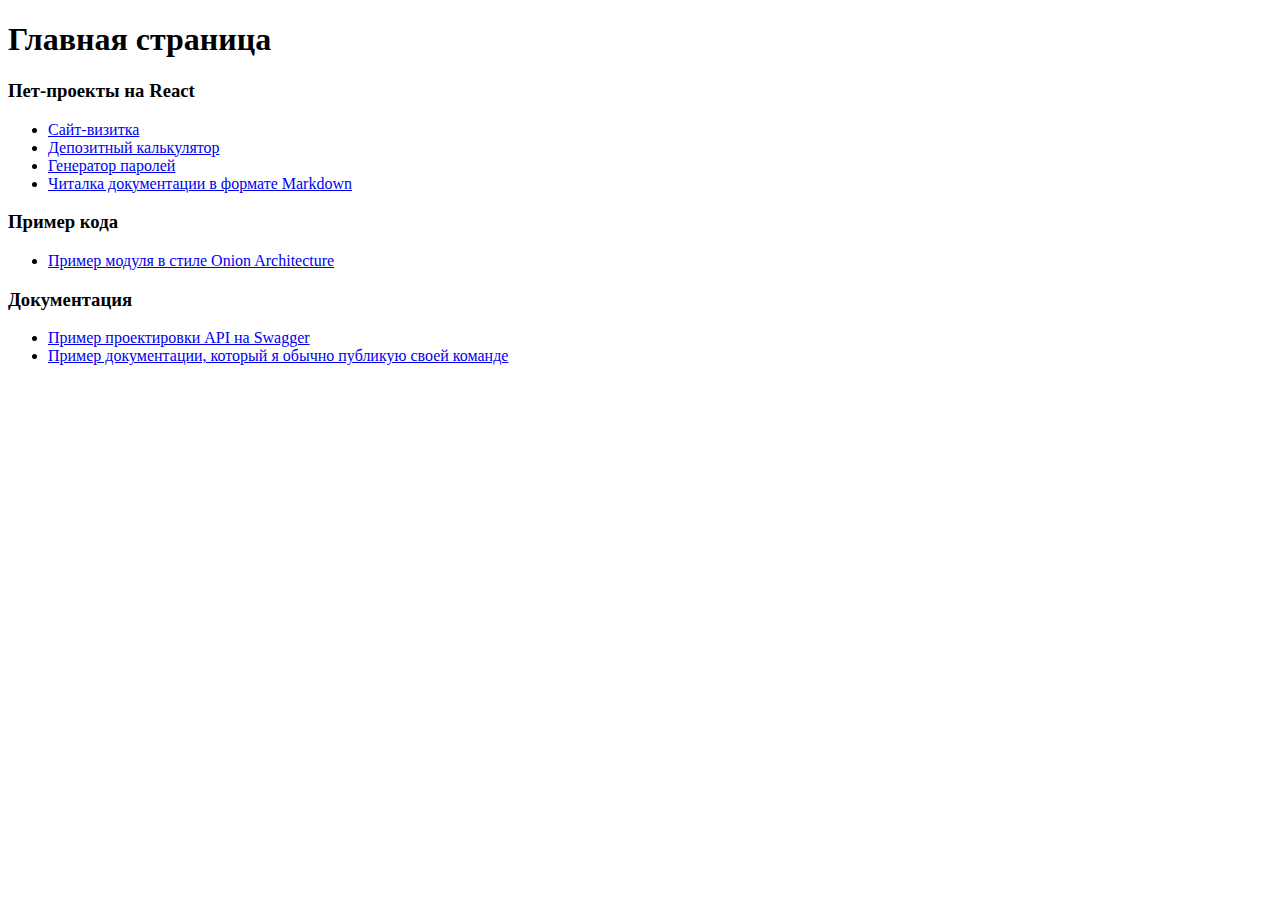
<file: index.html>
<!doctype html>
<html lang="en">
<head>
    <meta charset="utf-8">
    <meta name="viewport" content="width=device-width, initial-scale=1, shrink-to-fit=no">
    <link rel="stylesheet" href="https://cdn.jsdelivr.net/npm/bootstrap@4.6.2/dist/css/bootstrap.min.css" integrity="sha384-xOolHFLEh07PJGoPkLv1IbcEPTNtaed2xpHsD9ESMhqIYd0nLMwNLD69Npy4HI+N" crossorigin="anonymous">

    <title>Главная страница</title>
</head>
<body>

<div class="container">

    <h1>Главная страница</h1>

    <h3>Пет-проекты на React</h3>

    <ul>
        <li>
            <a href="https://untek-developer.github.io/#/about">
                Сайт-визитка
            </a>
        </li>
        <li>
            <a href="/projects/capital/profit-calculator.html">
                Депозитный калькулятор
            </a>
        </li>
        <li>
            <a href="/projects/password-generator/index.html">
                Генератор паролей
            </a>
        </li>
        <li>
            <a href="/reader.html#/reader/rest-api-doc">
                Читалка документации в формате Markdown
            </a>
        </li>
    </ul>

    <h3>Пример кода</h3>

    <ul>
        <li>
            <a href="/projects/example-onion/example-onion.zip">
                Пример модуля в стиле Onion Architecture
            </a>
        </li>
    </ul>

    <h3>Документация</h3>

    <ul>
        <li>
            <a href="/swagger/index.html">
                Пример проектировки API на Swagger
            </a>
        </li>
        <li>
            <a href="https://github.com/untek-doc/skill-up">
                Пример документации, который я обычно публикую своей команде
            </a>
        </li>
    </ul>

</div>

<script src="https://cdn.jsdelivr.net/npm/jquery@3.5.1/dist/jquery.slim.min.js" integrity="sha384-DfXdz2htPH0lsSSs5nCTpuj/zy4C+OGpamoFVy38MVBnE+IbbVYUew+OrCXaRkfj" crossorigin="anonymous"></script>
<script src="https://cdn.jsdelivr.net/npm/bootstrap@4.6.2/dist/js/bootstrap.bundle.min.js" integrity="sha384-Fy6S3B9q64WdZWQUiU+q4/2Lc9npb8tCaSX9FK7E8HnRr0Jz8D6OP9dO5Vg3Q9ct" crossorigin="anonymous"></script>
</body>
</html>
</file>
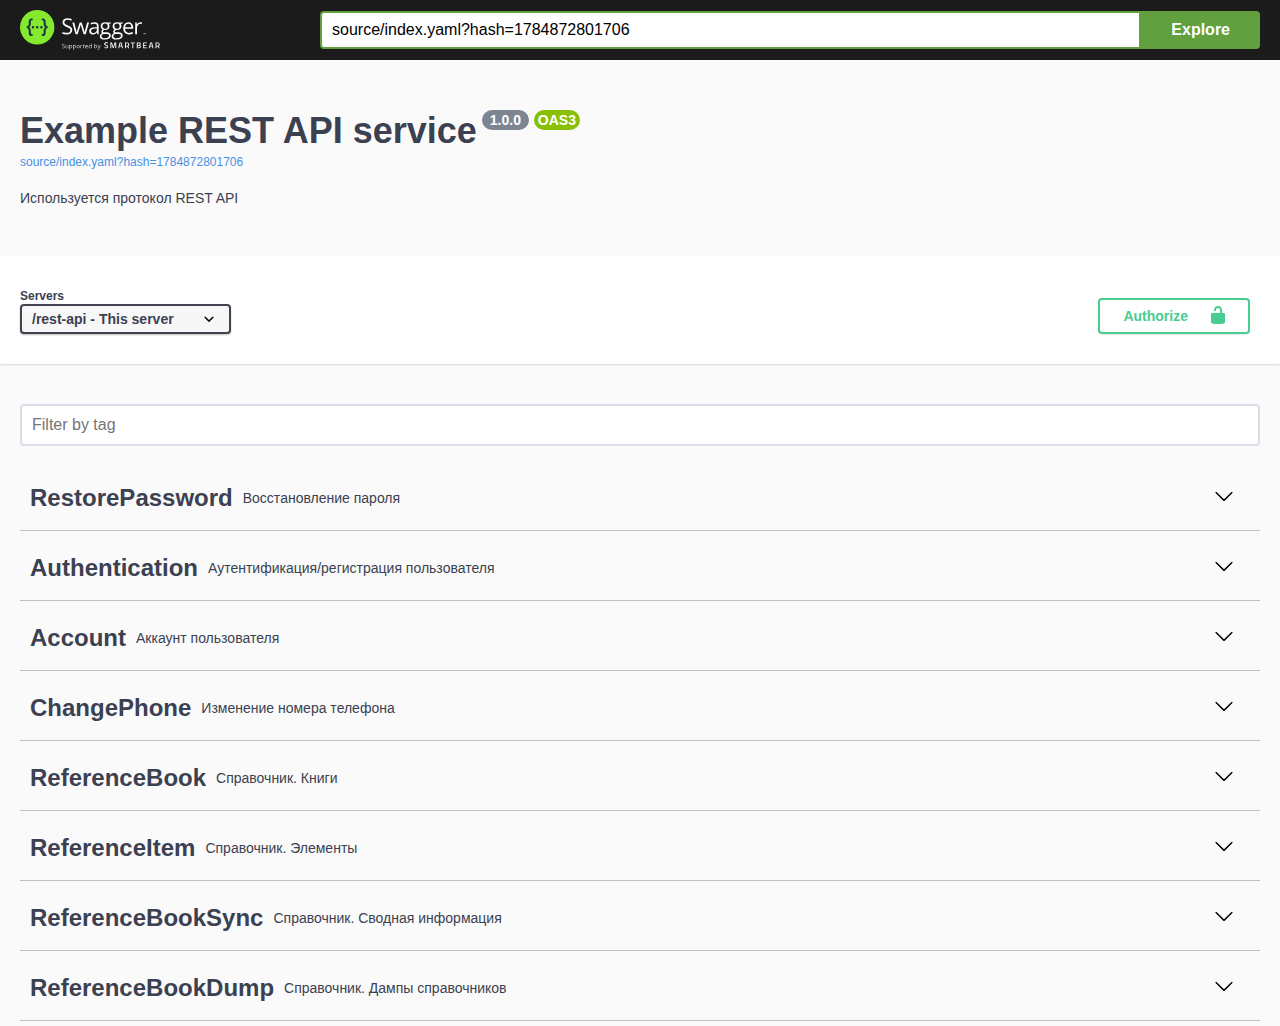
<file: swagger/index.html>
<!DOCTYPE html>
<html lang="en">
<head>
    <meta http-equiv="content-type" content="text/html; charset=UTF-8">
    <meta charset="UTF-8">
    <title>Swagger UI</title>
    <link rel="stylesheet" type="text/css" href="assets/swagger/style/swagger-ui.css">
    <link rel="stylesheet" type="text/css" href="assets/app/style/app.css">
    <link rel="icon" type="image/png" href="assets/swagger/img/favicon-32x32.png" sizes="32x32">
    <link rel="icon" type="image/png" href="assets/swagger/img/favicon-16x16.png" sizes="16x16">
</head>
<body>
<div id="swagger-ui"></div>
<script src="assets/swagger/script/swagger-ui-bundle.js"></script>
<script src="assets/swagger/script/swagger-ui-standalone-preset.js"></script>
<script src="assets/crypto-js/crypto-js-4.1.1.min.js"></script>
<!--<script src="assets/script/app-rest-api.js"></script>-->
<script src="assets/app/script/app-env.js"></script>
<script src="assets/app/script/app-ui-config.js"></script>
<script>
    window.onload = function () {
        // Build a system
        window.ui = SwaggerUIBundle(window.uiConfig);
    }
</script>
</body>
</html>
</file>
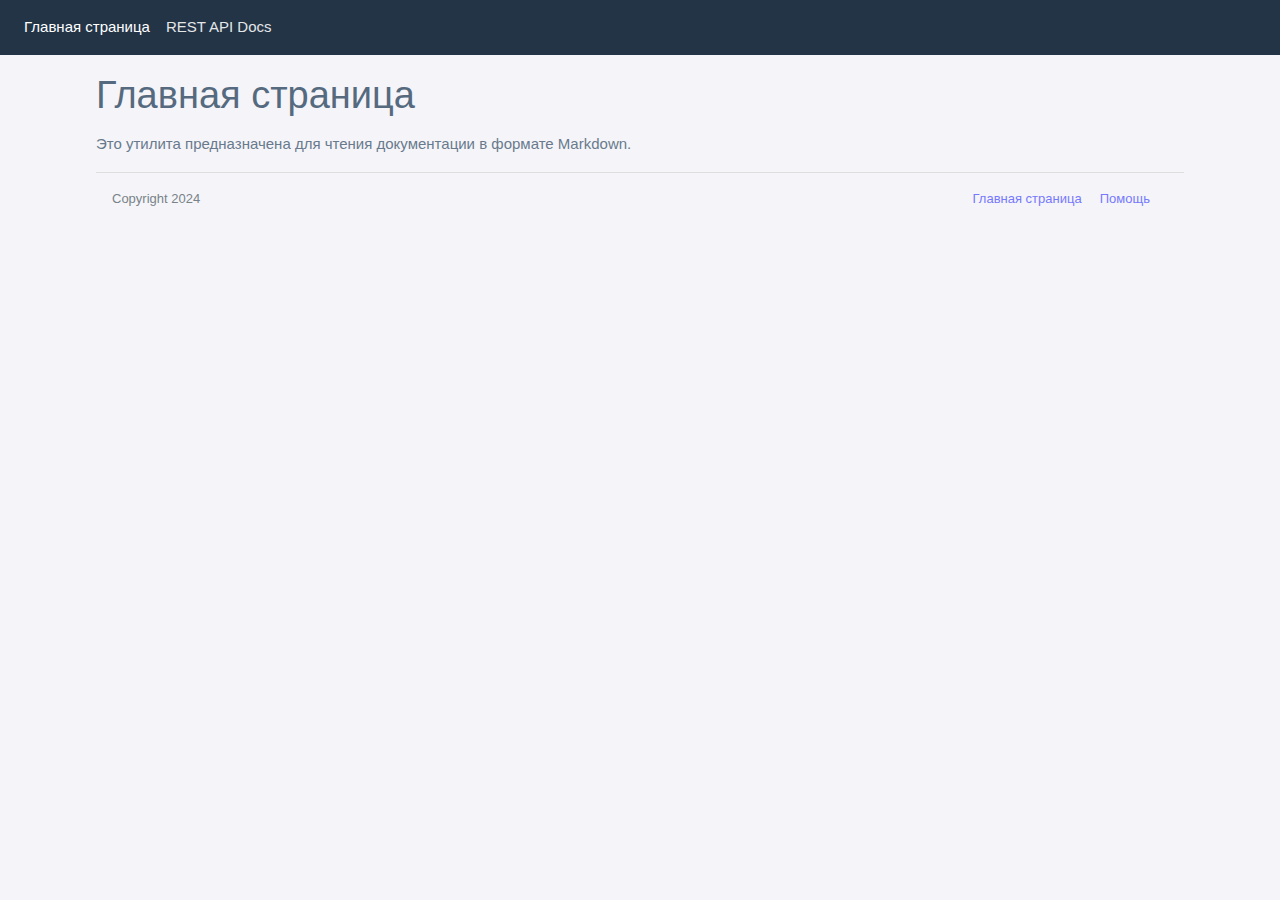
<file: reader.html>
<!doctype html>
<html lang="en">
  <head>
    <meta charset="UTF-8" />
    <link rel="icon" type="image/svg+xml" href="/vite.svg" />
    <meta name="viewport" content="width=device-width, initial-scale=1.0" />
    <title>Markdown reader</title>
    <script type="module" crossorigin src="/assets/index-DxGLTUF6.js"></script>
    <link rel="stylesheet" crossorigin href="/assets/index-Vcxhs0P2.css">
  </head>
  <body>
    <div id="root"></div>
  </body>
</html>
</file>
<file: swagger/assets/app/style/app.css>
html {
    box-sizing: border-box;
    overflow: -moz-scrollbars-vertical;
    overflow-y: scroll;
}

*,
*:before,
*:after {
    box-sizing: inherit;
}

body {
    margin: 0;
    background: #fafafa;
}

input:disabled {
    display: none !important;
}
</file>
<file: swagger/assets/swagger/style/swagger-ui.css>
.swagger-ui{color:#3b4151;font-family:sans-serif/*! normalize.css v7.0.0 | MIT License | github.com/necolas/normalize.css */}.swagger-ui html{-ms-text-size-adjust:100%;-webkit-text-size-adjust:100%;line-height:1.15}.swagger-ui body{margin:0}.swagger-ui article,.swagger-ui aside,.swagger-ui footer,.swagger-ui header,.swagger-ui nav,.swagger-ui section{display:block}.swagger-ui h1{font-size:2em;margin:.67em 0}.swagger-ui figcaption,.swagger-ui figure,.swagger-ui main{display:block}.swagger-ui figure{margin:1em 40px}.swagger-ui hr{box-sizing:content-box;height:0;overflow:visible}.swagger-ui pre{font-family:monospace,monospace;font-size:1em}.swagger-ui a{-webkit-text-decoration-skip:objects;background-color:transparent}.swagger-ui abbr[title]{border-bottom:none;text-decoration:underline;-webkit-text-decoration:underline dotted;text-decoration:underline dotted}.swagger-ui b,.swagger-ui strong{font-weight:inherit;font-weight:bolder}.swagger-ui code,.swagger-ui kbd,.swagger-ui samp{font-family:monospace,monospace;font-size:1em}.swagger-ui dfn{font-style:italic}.swagger-ui mark{background-color:#ff0;color:#000}.swagger-ui small{font-size:80%}.swagger-ui sub,.swagger-ui sup{font-size:75%;line-height:0;position:relative;vertical-align:baseline}.swagger-ui sub{bottom:-.25em}.swagger-ui sup{top:-.5em}.swagger-ui audio,.swagger-ui video{display:inline-block}.swagger-ui audio:not([controls]){display:none;height:0}.swagger-ui img{border-style:none}.swagger-ui svg:not(:root){overflow:hidden}.swagger-ui button,.swagger-ui input,.swagger-ui optgroup,.swagger-ui select,.swagger-ui textarea{font-family:sans-serif;font-size:100%;line-height:1.15;margin:0}.swagger-ui button,.swagger-ui input{overflow:visible}.swagger-ui button,.swagger-ui select{text-transform:none}.swagger-ui [type=reset],.swagger-ui [type=submit],.swagger-ui button,.swagger-ui html [type=button]{-webkit-appearance:button}.swagger-ui [type=button]::-moz-focus-inner,.swagger-ui [type=reset]::-moz-focus-inner,.swagger-ui [type=submit]::-moz-focus-inner,.swagger-ui button::-moz-focus-inner{border-style:none;padding:0}.swagger-ui [type=button]:-moz-focusring,.swagger-ui [type=reset]:-moz-focusring,.swagger-ui [type=submit]:-moz-focusring,.swagger-ui button:-moz-focusring{outline:1px dotted ButtonText}.swagger-ui fieldset{padding:.35em .75em .625em}.swagger-ui legend{box-sizing:border-box;color:inherit;display:table;max-width:100%;padding:0;white-space:normal}.swagger-ui progress{display:inline-block;vertical-align:baseline}.swagger-ui textarea{overflow:auto}.swagger-ui [type=checkbox],.swagger-ui [type=radio]{box-sizing:border-box;padding:0}.swagger-ui [type=number]::-webkit-inner-spin-button,.swagger-ui [type=number]::-webkit-outer-spin-button{height:auto}.swagger-ui [type=search]{-webkit-appearance:textfield;outline-offset:-2px}.swagger-ui [type=search]::-webkit-search-cancel-button,.swagger-ui [type=search]::-webkit-search-decoration{-webkit-appearance:none}.swagger-ui ::-webkit-file-upload-button{-webkit-appearance:button;font:inherit}.swagger-ui details,.swagger-ui menu{display:block}.swagger-ui summary{display:list-item}.swagger-ui canvas{display:inline-block}.swagger-ui [hidden],.swagger-ui template{display:none}.swagger-ui .debug *{outline:1px solid gold}.swagger-ui .debug-white *{outline:1px solid #fff}.swagger-ui .debug-black *{outline:1px solid #000}.swagger-ui .debug-grid{background:transparent url([data-uri]) repeat 0 0}.swagger-ui .debug-grid-16{background:transparent url([data-uri]) repeat 0 0}.swagger-ui .debug-grid-8-solid{background:#fff url([data-uri]) repeat 0 0}.swagger-ui .debug-grid-16-solid{background:#fff url([data-uri]) repeat 0 0}.swagger-ui .border-box,.swagger-ui a,.swagger-ui article,.swagger-ui body,.swagger-ui code,.swagger-ui dd,.swagger-ui div,.swagger-ui dl,.swagger-ui dt,.swagger-ui fieldset,.swagger-ui footer,.swagger-ui form,.swagger-ui h1,.swagger-ui h2,.swagger-ui h3,.swagger-ui h4,.swagger-ui h5,.swagger-ui h6,.swagger-ui header,.swagger-ui html,.swagger-ui input[type=email],.swagger-ui input[type=number],.swagger-ui input[type=password],.swagger-ui input[type=tel],.swagger-ui input[type=text],.swagger-ui input[type=url],.swagger-ui legend,.swagger-ui li,.swagger-ui main,.swagger-ui ol,.swagger-ui p,.swagger-ui pre,.swagger-ui section,.swagger-ui table,.swagger-ui td,.swagger-ui textarea,.swagger-ui th,.swagger-ui tr,.swagger-ui ul{box-sizing:border-box}.swagger-ui .aspect-ratio{height:0;position:relative}.swagger-ui .aspect-ratio--16x9{padding-bottom:56.25%}.swagger-ui .aspect-ratio--9x16{padding-bottom:177.77%}.swagger-ui .aspect-ratio--4x3{padding-bottom:75%}.swagger-ui .aspect-ratio--3x4{padding-bottom:133.33%}.swagger-ui .aspect-ratio--6x4{padding-bottom:66.6%}.swagger-ui .aspect-ratio--4x6{padding-bottom:150%}.swagger-ui .aspect-ratio--8x5{padding-bottom:62.5%}.swagger-ui .aspect-ratio--5x8{padding-bottom:160%}.swagger-ui .aspect-ratio--7x5{padding-bottom:71.42%}.swagger-ui .aspect-ratio--5x7{padding-bottom:140%}.swagger-ui .aspect-ratio--1x1{padding-bottom:100%}.swagger-ui .aspect-ratio--object{bottom:0;height:100%;left:0;position:absolute;right:0;top:0;width:100%;z-index:100}@media screen and (min-width:30em){.swagger-ui .aspect-ratio-ns{height:0;position:relative}.swagger-ui .aspect-ratio--16x9-ns{padding-bottom:56.25%}.swagger-ui .aspect-ratio--9x16-ns{padding-bottom:177.77%}.swagger-ui .aspect-ratio--4x3-ns{padding-bottom:75%}.swagger-ui .aspect-ratio--3x4-ns{padding-bottom:133.33%}.swagger-ui .aspect-ratio--6x4-ns{padding-bottom:66.6%}.swagger-ui .aspect-ratio--4x6-ns{padding-bottom:150%}.swagger-ui .aspect-ratio--8x5-ns{padding-bottom:62.5%}.swagger-ui .aspect-ratio--5x8-ns{padding-bottom:160%}.swagger-ui .aspect-ratio--7x5-ns{padding-bottom:71.42%}.swagger-ui .aspect-ratio--5x7-ns{padding-bottom:140%}.swagger-ui .aspect-ratio--1x1-ns{padding-bottom:100%}.swagger-ui .aspect-ratio--object-ns{bottom:0;height:100%;left:0;position:absolute;right:0;top:0;width:100%;z-index:100}}@media screen and (min-width:30em)and (max-width:60em){.swagger-ui .aspect-ratio-m{height:0;position:relative}.swagger-ui .aspect-ratio--16x9-m{padding-bottom:56.25%}.swagger-ui .aspect-ratio--9x16-m{padding-bottom:177.77%}.swagger-ui .aspect-ratio--4x3-m{padding-bottom:75%}.swagger-ui .aspect-ratio--3x4-m{padding-bottom:133.33%}.swagger-ui .aspect-ratio--6x4-m{padding-bottom:66.6%}.swagger-ui .aspect-ratio--4x6-m{padding-bottom:150%}.swagger-ui .aspect-ratio--8x5-m{padding-bottom:62.5%}.swagger-ui .aspect-ratio--5x8-m{padding-bottom:160%}.swagger-ui .aspect-ratio--7x5-m{padding-bottom:71.42%}.swagger-ui .aspect-ratio--5x7-m{padding-bottom:140%}.swagger-ui .aspect-ratio--1x1-m{padding-bottom:100%}.swagger-ui .aspect-ratio--object-m{bottom:0;height:100%;left:0;position:absolute;right:0;top:0;width:100%;z-index:100}}@media screen and (min-width:60em){.swagger-ui .aspect-ratio-l{height:0;position:relative}.swagger-ui .aspect-ratio--16x9-l{padding-bottom:56.25%}.swagger-ui .aspect-ratio--9x16-l{padding-bottom:177.77%}.swagger-ui .aspect-ratio--4x3-l{padding-bottom:75%}.swagger-ui .aspect-ratio--3x4-l{padding-bottom:133.33%}.swagger-ui .aspect-ratio--6x4-l{padding-bottom:66.6%}.swagger-ui .aspect-ratio--4x6-l{padding-bottom:150%}.swagger-ui .aspect-ratio--8x5-l{padding-bottom:62.5%}.swagger-ui .aspect-ratio--5x8-l{padding-bottom:160%}.swagger-ui .aspect-ratio--7x5-l{padding-bottom:71.42%}.swagger-ui .aspect-ratio--5x7-l{padding-bottom:140%}.swagger-ui .aspect-ratio--1x1-l{padding-bottom:100%}.swagger-ui .aspect-ratio--object-l{bottom:0;height:100%;left:0;position:absolute;right:0;top:0;width:100%;z-index:100}}.swagger-ui img{max-width:100%}.swagger-ui .cover{background-size:cover!important}.swagger-ui .contain{background-size:contain!important}@media screen and (min-width:30em){.swagger-ui .cover-ns{background-size:cover!important}.swagger-ui .contain-ns{background-size:contain!important}}@media screen and (min-width:30em)and (max-width:60em){.swagger-ui .cover-m{background-size:cover!important}.swagger-ui .contain-m{background-size:contain!important}}@media screen and (min-width:60em){.swagger-ui .cover-l{background-size:cover!important}.swagger-ui .contain-l{background-size:contain!important}}.swagger-ui .bg-center{background-position:50%;background-repeat:no-repeat}.swagger-ui .bg-top{background-position:top;background-repeat:no-repeat}.swagger-ui .bg-right{background-position:100%;background-repeat:no-repeat}.swagger-ui .bg-bottom{background-position:bottom;background-repeat:no-repeat}.swagger-ui .bg-left{background-position:0;background-repeat:no-repeat}@media screen and (min-width:30em){.swagger-ui .bg-center-ns{background-position:50%;background-repeat:no-repeat}.swagger-ui .bg-top-ns{background-position:top;background-repeat:no-repeat}.swagger-ui .bg-right-ns{background-position:100%;background-repeat:no-repeat}.swagger-ui .bg-bottom-ns{background-position:bottom;background-repeat:no-repeat}.swagger-ui .bg-left-ns{background-position:0;background-repeat:no-repeat}}@media screen and (min-width:30em)and (max-width:60em){.swagger-ui .bg-center-m{background-position:50%;background-repeat:no-repeat}.swagger-ui .bg-top-m{background-position:top;background-repeat:no-repeat}.swagger-ui .bg-right-m{background-position:100%;background-repeat:no-repeat}.swagger-ui .bg-bottom-m{background-position:bottom;background-repeat:no-repeat}.swagger-ui .bg-left-m{background-position:0;background-repeat:no-repeat}}@media screen and (min-width:60em){.swagger-ui .bg-center-l{background-position:50%;background-repeat:no-repeat}.swagger-ui .bg-top-l{background-position:top;background-repeat:no-repeat}.swagger-ui .bg-right-l{background-position:100%;background-repeat:no-repeat}.swagger-ui .bg-bottom-l{background-position:bottom;background-repeat:no-repeat}.swagger-ui .bg-left-l{background-position:0;background-repeat:no-repeat}}.swagger-ui .outline{outline:1px solid}.swagger-ui .outline-transparent{outline:1px solid transparent}.swagger-ui .outline-0{outline:0}@media screen and (min-width:30em){.swagger-ui .outline-ns{outline:1px solid}.swagger-ui .outline-transparent-ns{outline:1px solid transparent}.swagger-ui .outline-0-ns{outline:0}}@media screen and (min-width:30em)and (max-width:60em){.swagger-ui .outline-m{outline:1px solid}.swagger-ui .outline-transparent-m{outline:1px solid transparent}.swagger-ui .outline-0-m{outline:0}}@media screen and (min-width:60em){.swagger-ui .outline-l{outline:1px solid}.swagger-ui .outline-transparent-l{outline:1px solid transparent}.swagger-ui .outline-0-l{outline:0}}.swagger-ui .ba{border-style:solid;border-width:1px}.swagger-ui .bt{border-top-style:solid;border-top-width:1px}.swagger-ui .br{border-right-style:solid;border-right-width:1px}.swagger-ui .bb{border-bottom-style:solid;border-bottom-width:1px}.swagger-ui .bl{border-left-style:solid;border-left-width:1px}.swagger-ui .bn{border-style:none;border-width:0}@media screen and (min-width:30em){.swagger-ui .ba-ns{border-style:solid;border-width:1px}.swagger-ui .bt-ns{border-top-style:solid;border-top-width:1px}.swagger-ui .br-ns{border-right-style:solid;border-right-width:1px}.swagger-ui .bb-ns{border-bottom-style:solid;border-bottom-width:1px}.swagger-ui .bl-ns{border-left-style:solid;border-left-width:1px}.swagger-ui .bn-ns{border-style:none;border-width:0}}@media screen and (min-width:30em)and (max-width:60em){.swagger-ui .ba-m{border-style:solid;border-width:1px}.swagger-ui .bt-m{border-top-style:solid;border-top-width:1px}.swagger-ui .br-m{border-right-style:solid;border-right-width:1px}.swagger-ui .bb-m{border-bottom-style:solid;border-bottom-width:1px}.swagger-ui .bl-m{border-left-style:solid;border-left-width:1px}.swagger-ui .bn-m{border-style:none;border-width:0}}@media screen and (min-width:60em){.swagger-ui .ba-l{border-style:solid;border-width:1px}.swagger-ui .bt-l{border-top-style:solid;border-top-width:1px}.swagger-ui .br-l{border-right-style:solid;border-right-width:1px}.swagger-ui .bb-l{border-bottom-style:solid;border-bottom-width:1px}.swagger-ui .bl-l{border-left-style:solid;border-left-width:1px}.swagger-ui .bn-l{border-style:none;border-width:0}}.swagger-ui .b--black{border-color:#000}.swagger-ui .b--near-black{border-color:#111}.swagger-ui .b--dark-gray{border-color:#333}.swagger-ui .b--mid-gray{border-color:#555}.swagger-ui .b--gray{border-color:#777}.swagger-ui .b--silver{border-color:#999}.swagger-ui .b--light-silver{border-color:#aaa}.swagger-ui .b--moon-gray{border-color:#ccc}.swagger-ui .b--light-gray{border-color:#eee}.swagger-ui .b--near-white{border-color:#f4f4f4}.swagger-ui .b--white{border-color:#fff}.swagger-ui .b--white-90{border-color:hsla(0,0%,100%,.9)}.swagger-ui .b--white-80{border-color:hsla(0,0%,100%,.8)}.swagger-ui .b--white-70{border-color:hsla(0,0%,100%,.7)}.swagger-ui .b--white-60{border-color:hsla(0,0%,100%,.6)}.swagger-ui .b--white-50{border-color:hsla(0,0%,100%,.5)}.swagger-ui .b--white-40{border-color:hsla(0,0%,100%,.4)}.swagger-ui .b--white-30{border-color:hsla(0,0%,100%,.3)}.swagger-ui .b--white-20{border-color:hsla(0,0%,100%,.2)}.swagger-ui .b--white-10{border-color:hsla(0,0%,100%,.1)}.swagger-ui .b--white-05{border-color:hsla(0,0%,100%,.05)}.swagger-ui .b--white-025{border-color:hsla(0,0%,100%,.025)}.swagger-ui .b--white-0125{border-color:hsla(0,0%,100%,.013)}.swagger-ui .b--black-90{border-color:rgba(0,0,0,.9)}.swagger-ui .b--black-80{border-color:rgba(0,0,0,.8)}.swagger-ui .b--black-70{border-color:rgba(0,0,0,.7)}.swagger-ui .b--black-60{border-color:rgba(0,0,0,.6)}.swagger-ui .b--black-50{border-color:rgba(0,0,0,.5)}.swagger-ui .b--black-40{border-color:rgba(0,0,0,.4)}.swagger-ui .b--black-30{border-color:rgba(0,0,0,.3)}.swagger-ui .b--black-20{border-color:rgba(0,0,0,.2)}.swagger-ui .b--black-10{border-color:rgba(0,0,0,.1)}.swagger-ui .b--black-05{border-color:rgba(0,0,0,.05)}.swagger-ui .b--black-025{border-color:rgba(0,0,0,.025)}.swagger-ui .b--black-0125{border-color:rgba(0,0,0,.013)}.swagger-ui .b--dark-red{border-color:#e7040f}.swagger-ui .b--red{border-color:#ff4136}.swagger-ui .b--light-red{border-color:#ff725c}.swagger-ui .b--orange{border-color:#ff6300}.swagger-ui .b--gold{border-color:#ffb700}.swagger-ui .b--yellow{border-color:gold}.swagger-ui .b--light-yellow{border-color:#fbf1a9}.swagger-ui .b--purple{border-color:#5e2ca5}.swagger-ui .b--light-purple{border-color:#a463f2}.swagger-ui .b--dark-pink{border-color:#d5008f}.swagger-ui .b--hot-pink{border-color:#ff41b4}.swagger-ui .b--pink{border-color:#ff80cc}.swagger-ui .b--light-pink{border-color:#ffa3d7}.swagger-ui .b--dark-green{border-color:#137752}.swagger-ui .b--green{border-color:#19a974}.swagger-ui .b--light-green{border-color:#9eebcf}.swagger-ui .b--navy{border-color:#001b44}.swagger-ui .b--dark-blue{border-color:#00449e}.swagger-ui .b--blue{border-color:#357edd}.swagger-ui .b--light-blue{border-color:#96ccff}.swagger-ui .b--lightest-blue{border-color:#cdecff}.swagger-ui .b--washed-blue{border-color:#f6fffe}.swagger-ui .b--washed-green{border-color:#e8fdf5}.swagger-ui .b--washed-yellow{border-color:#fffceb}.swagger-ui .b--washed-red{border-color:#ffdfdf}.swagger-ui .b--transparent{border-color:transparent}.swagger-ui .b--inherit{border-color:inherit}.swagger-ui .br0{border-radius:0}.swagger-ui .br1{border-radius:.125rem}.swagger-ui .br2{border-radius:.25rem}.swagger-ui .br3{border-radius:.5rem}.swagger-ui .br4{border-radius:1rem}.swagger-ui .br-100{border-radius:100%}.swagger-ui .br-pill{border-radius:9999px}.swagger-ui .br--bottom{border-top-left-radius:0;border-top-right-radius:0}.swagger-ui .br--top{border-bottom-left-radius:0;border-bottom-right-radius:0}.swagger-ui .br--right{border-bottom-left-radius:0;border-top-left-radius:0}.swagger-ui .br--left{border-bottom-right-radius:0;border-top-right-radius:0}@media screen and (min-width:30em){.swagger-ui .br0-ns{border-radius:0}.swagger-ui .br1-ns{border-radius:.125rem}.swagger-ui .br2-ns{border-radius:.25rem}.swagger-ui .br3-ns{border-radius:.5rem}.swagger-ui .br4-ns{border-radius:1rem}.swagger-ui .br-100-ns{border-radius:100%}.swagger-ui .br-pill-ns{border-radius:9999px}.swagger-ui .br--bottom-ns{border-top-left-radius:0;border-top-right-radius:0}.swagger-ui .br--top-ns{border-bottom-left-radius:0;border-bottom-right-radius:0}.swagger-ui .br--right-ns{border-bottom-left-radius:0;border-top-left-radius:0}.swagger-ui .br--left-ns{border-bottom-right-radius:0;border-top-right-radius:0}}@media screen and (min-width:30em)and (max-width:60em){.swagger-ui .br0-m{border-radius:0}.swagger-ui .br1-m{border-radius:.125rem}.swagger-ui .br2-m{border-radius:.25rem}.swagger-ui .br3-m{border-radius:.5rem}.swagger-ui .br4-m{border-radius:1rem}.swagger-ui .br-100-m{border-radius:100%}.swagger-ui .br-pill-m{border-radius:9999px}.swagger-ui .br--bottom-m{border-top-left-radius:0;border-top-right-radius:0}.swagger-ui .br--top-m{border-bottom-left-radius:0;border-bottom-right-radius:0}.swagger-ui .br--right-m{border-bottom-left-radius:0;border-top-left-radius:0}.swagger-ui .br--left-m{border-bottom-right-radius:0;border-top-right-radius:0}}@media screen and (min-width:60em){.swagger-ui .br0-l{border-radius:0}.swagger-ui .br1-l{border-radius:.125rem}.swagger-ui .br2-l{border-radius:.25rem}.swagger-ui .br3-l{border-radius:.5rem}.swagger-ui .br4-l{border-radius:1rem}.swagger-ui .br-100-l{border-radius:100%}.swagger-ui .br-pill-l{border-radius:9999px}.swagger-ui .br--bottom-l{border-top-left-radius:0;border-top-right-radius:0}.swagger-ui .br--top-l{border-bottom-left-radius:0;border-bottom-right-radius:0}.swagger-ui .br--right-l{border-bottom-left-radius:0;border-top-left-radius:0}.swagger-ui .br--left-l{border-bottom-right-radius:0;border-top-right-radius:0}}.swagger-ui .b--dotted{border-style:dotted}.swagger-ui .b--dashed{border-style:dashed}.swagger-ui .b--solid{border-style:solid}.swagger-ui .b--none{border-style:none}@media screen and (min-width:30em){.swagger-ui .b--dotted-ns{border-style:dotted}.swagger-ui .b--dashed-ns{border-style:dashed}.swagger-ui .b--solid-ns{border-style:solid}.swagger-ui .b--none-ns{border-style:none}}@media screen and (min-width:30em)and (max-width:60em){.swagger-ui .b--dotted-m{border-style:dotted}.swagger-ui .b--dashed-m{border-style:dashed}.swagger-ui .b--solid-m{border-style:solid}.swagger-ui .b--none-m{border-style:none}}@media screen and (min-width:60em){.swagger-ui .b--dotted-l{border-style:dotted}.swagger-ui .b--dashed-l{border-style:dashed}.swagger-ui .b--solid-l{border-style:solid}.swagger-ui .b--none-l{border-style:none}}.swagger-ui .bw0{border-width:0}.swagger-ui .bw1{border-width:.125rem}.swagger-ui .bw2{border-width:.25rem}.swagger-ui .bw3{border-width:.5rem}.swagger-ui .bw4{border-width:1rem}.swagger-ui .bw5{border-width:2rem}.swagger-ui .bt-0{border-top-width:0}.swagger-ui .br-0{border-right-width:0}.swagger-ui .bb-0{border-bottom-width:0}.swagger-ui .bl-0{border-left-width:0}@media screen and (min-width:30em){.swagger-ui .bw0-ns{border-width:0}.swagger-ui .bw1-ns{border-width:.125rem}.swagger-ui .bw2-ns{border-width:.25rem}.swagger-ui .bw3-ns{border-width:.5rem}.swagger-ui .bw4-ns{border-width:1rem}.swagger-ui .bw5-ns{border-width:2rem}.swagger-ui .bt-0-ns{border-top-width:0}.swagger-ui .br-0-ns{border-right-width:0}.swagger-ui .bb-0-ns{border-bottom-width:0}.swagger-ui .bl-0-ns{border-left-width:0}}@media screen and (min-width:30em)and (max-width:60em){.swagger-ui .bw0-m{border-width:0}.swagger-ui .bw1-m{border-width:.125rem}.swagger-ui .bw2-m{border-width:.25rem}.swagger-ui .bw3-m{border-width:.5rem}.swagger-ui .bw4-m{border-width:1rem}.swagger-ui .bw5-m{border-width:2rem}.swagger-ui .bt-0-m{border-top-width:0}.swagger-ui .br-0-m{border-right-width:0}.swagger-ui .bb-0-m{border-bottom-width:0}.swagger-ui .bl-0-m{border-left-width:0}}@media screen and (min-width:60em){.swagger-ui .bw0-l{border-width:0}.swagger-ui .bw1-l{border-width:.125rem}.swagger-ui .bw2-l{border-width:.25rem}.swagger-ui .bw3-l{border-width:.5rem}.swagger-ui .bw4-l{border-width:1rem}.swagger-ui .bw5-l{border-width:2rem}.swagger-ui .bt-0-l{border-top-width:0}.swagger-ui .br-0-l{border-right-width:0}.swagger-ui .bb-0-l{border-bottom-width:0}.swagger-ui .bl-0-l{border-left-width:0}}.swagger-ui .shadow-1{box-shadow:0 0 4px 2px rgba(0,0,0,.2)}.swagger-ui .shadow-2{box-shadow:0 0 8px 2px rgba(0,0,0,.2)}.swagger-ui .shadow-3{box-shadow:2px 2px 4px 2px rgba(0,0,0,.2)}.swagger-ui .shadow-4{box-shadow:2px 2px 8px 0 rgba(0,0,0,.2)}.swagger-ui .shadow-5{box-shadow:4px 4px 8px 0 rgba(0,0,0,.2)}@media screen and (min-width:30em){.swagger-ui .shadow-1-ns{box-shadow:0 0 4px 2px rgba(0,0,0,.2)}.swagger-ui .shadow-2-ns{box-shadow:0 0 8px 2px rgba(0,0,0,.2)}.swagger-ui .shadow-3-ns{box-shadow:2px 2px 4px 2px rgba(0,0,0,.2)}.swagger-ui .shadow-4-ns{box-shadow:2px 2px 8px 0 rgba(0,0,0,.2)}.swagger-ui .shadow-5-ns{box-shadow:4px 4px 8px 0 rgba(0,0,0,.2)}}@media screen and (min-width:30em)and (max-width:60em){.swagger-ui .shadow-1-m{box-shadow:0 0 4px 2px rgba(0,0,0,.2)}.swagger-ui .shadow-2-m{box-shadow:0 0 8px 2px rgba(0,0,0,.2)}.swagger-ui .shadow-3-m{box-shadow:2px 2px 4px 2px rgba(0,0,0,.2)}.swagger-ui .shadow-4-m{box-shadow:2px 2px 8px 0 rgba(0,0,0,.2)}.swagger-ui .shadow-5-m{box-shadow:4px 4px 8px 0 rgba(0,0,0,.2)}}@media screen and (min-width:60em){.swagger-ui .shadow-1-l{box-shadow:0 0 4px 2px rgba(0,0,0,.2)}.swagger-ui .shadow-2-l{box-shadow:0 0 8px 2px rgba(0,0,0,.2)}.swagger-ui .shadow-3-l{box-shadow:2px 2px 4px 2px rgba(0,0,0,.2)}.swagger-ui .shadow-4-l{box-shadow:2px 2px 8px 0 rgba(0,0,0,.2)}.swagger-ui .shadow-5-l{box-shadow:4px 4px 8px 0 rgba(0,0,0,.2)}}.swagger-ui .pre{overflow-x:auto;overflow-y:hidden;overflow:scroll}.swagger-ui .top-0{top:0}.swagger-ui .right-0{right:0}.swagger-ui .bottom-0{bottom:0}.swagger-ui .left-0{left:0}.swagger-ui .top-1{top:1rem}.swagger-ui .right-1{right:1rem}.swagger-ui .bottom-1{bottom:1rem}.swagger-ui .left-1{left:1rem}.swagger-ui .top-2{top:2rem}.swagger-ui .right-2{right:2rem}.swagger-ui .bottom-2{bottom:2rem}.swagger-ui .left-2{left:2rem}.swagger-ui .top--1{top:-1rem}.swagger-ui .right--1{right:-1rem}.swagger-ui .bottom--1{bottom:-1rem}.swagger-ui .left--1{left:-1rem}.swagger-ui .top--2{top:-2rem}.swagger-ui .right--2{right:-2rem}.swagger-ui .bottom--2{bottom:-2rem}.swagger-ui .left--2{left:-2rem}.swagger-ui .absolute--fill{bottom:0;left:0;right:0;top:0}@media screen and (min-width:30em){.swagger-ui .top-0-ns{top:0}.swagger-ui .left-0-ns{left:0}.swagger-ui .right-0-ns{right:0}.swagger-ui .bottom-0-ns{bottom:0}.swagger-ui .top-1-ns{top:1rem}.swagger-ui .left-1-ns{left:1rem}.swagger-ui .right-1-ns{right:1rem}.swagger-ui .bottom-1-ns{bottom:1rem}.swagger-ui .top-2-ns{top:2rem}.swagger-ui .left-2-ns{left:2rem}.swagger-ui .right-2-ns{right:2rem}.swagger-ui .bottom-2-ns{bottom:2rem}.swagger-ui .top--1-ns{top:-1rem}.swagger-ui .right--1-ns{right:-1rem}.swagger-ui .bottom--1-ns{bottom:-1rem}.swagger-ui .left--1-ns{left:-1rem}.swagger-ui .top--2-ns{top:-2rem}.swagger-ui .right--2-ns{right:-2rem}.swagger-ui .bottom--2-ns{bottom:-2rem}.swagger-ui .left--2-ns{left:-2rem}.swagger-ui .absolute--fill-ns{bottom:0;left:0;right:0;top:0}}@media screen and (min-width:30em)and (max-width:60em){.swagger-ui .top-0-m{top:0}.swagger-ui .left-0-m{left:0}.swagger-ui .right-0-m{right:0}.swagger-ui .bottom-0-m{bottom:0}.swagger-ui .top-1-m{top:1rem}.swagger-ui .left-1-m{left:1rem}.swagger-ui .right-1-m{right:1rem}.swagger-ui .bottom-1-m{bottom:1rem}.swagger-ui .top-2-m{top:2rem}.swagger-ui .left-2-m{left:2rem}.swagger-ui .right-2-m{right:2rem}.swagger-ui .bottom-2-m{bottom:2rem}.swagger-ui .top--1-m{top:-1rem}.swagger-ui .right--1-m{right:-1rem}.swagger-ui .bottom--1-m{bottom:-1rem}.swagger-ui .left--1-m{left:-1rem}.swagger-ui .top--2-m{top:-2rem}.swagger-ui .right--2-m{right:-2rem}.swagger-ui .bottom--2-m{bottom:-2rem}.swagger-ui .left--2-m{left:-2rem}.swagger-ui .absolute--fill-m{bottom:0;left:0;right:0;top:0}}@media screen and (min-width:60em){.swagger-ui .top-0-l{top:0}.swagger-ui .left-0-l{left:0}.swagger-ui .right-0-l{right:0}.swagger-ui .bottom-0-l{bottom:0}.swagger-ui .top-1-l{top:1rem}.swagger-ui .left-1-l{left:1rem}.swagger-ui .right-1-l{right:1rem}.swagger-ui .bottom-1-l{bottom:1rem}.swagger-ui .top-2-l{top:2rem}.swagger-ui .left-2-l{left:2rem}.swagger-ui .right-2-l{right:2rem}.swagger-ui .bottom-2-l{bottom:2rem}.swagger-ui .top--1-l{top:-1rem}.swagger-ui .right--1-l{right:-1rem}.swagger-ui .bottom--1-l{bottom:-1rem}.swagger-ui .left--1-l{left:-1rem}.swagger-ui .top--2-l{top:-2rem}.swagger-ui .right--2-l{right:-2rem}.swagger-ui .bottom--2-l{bottom:-2rem}.swagger-ui .left--2-l{left:-2rem}.swagger-ui .absolute--fill-l{bottom:0;left:0;right:0;top:0}}.swagger-ui .cf:after,.swagger-ui .cf:before{content:" ";display:table}.swagger-ui .cf:after{clear:both}.swagger-ui .cf{*zoom:1}.swagger-ui .cl{clear:left}.swagger-ui .cr{clear:right}.swagger-ui .cb{clear:both}.swagger-ui .cn{clear:none}@media screen and (min-width:30em){.swagger-ui .cl-ns{clear:left}.swagger-ui .cr-ns{clear:right}.swagger-ui .cb-ns{clear:both}.swagger-ui .cn-ns{clear:none}}@media screen and (min-width:30em)and (max-width:60em){.swagger-ui .cl-m{clear:left}.swagger-ui .cr-m{clear:right}.swagger-ui .cb-m{clear:both}.swagger-ui .cn-m{clear:none}}@media screen and (min-width:60em){.swagger-ui .cl-l{clear:left}.swagger-ui .cr-l{clear:right}.swagger-ui .cb-l{clear:both}.swagger-ui .cn-l{clear:none}}.swagger-ui .flex{display:flex}.swagger-ui .inline-flex{display:inline-flex}.swagger-ui .flex-auto{flex:1 1 auto;min-height:0;min-width:0}.swagger-ui .flex-none{flex:none}.swagger-ui .flex-column{flex-direction:column}.swagger-ui .flex-row{flex-direction:row}.swagger-ui .flex-wrap{flex-wrap:wrap}.swagger-ui .flex-nowrap{flex-wrap:nowrap}.swagger-ui .flex-wrap-reverse{flex-wrap:wrap-reverse}.swagger-ui .flex-column-reverse{flex-direction:column-reverse}.swagger-ui .flex-row-reverse{flex-direction:row-reverse}.swagger-ui .items-start{align-items:flex-start}.swagger-ui .items-end{align-items:flex-end}.swagger-ui .items-center{align-items:center}.swagger-ui .items-baseline{align-items:baseline}.swagger-ui .items-stretch{align-items:stretch}.swagger-ui .self-start{align-self:flex-start}.swagger-ui .self-end{align-self:flex-end}.swagger-ui .self-center{align-self:center}.swagger-ui .self-baseline{align-self:baseline}.swagger-ui .self-stretch{align-self:stretch}.swagger-ui .justify-start{justify-content:flex-start}.swagger-ui .justify-end{justify-content:flex-end}.swagger-ui .justify-center{justify-content:center}.swagger-ui .justify-between{justify-content:space-between}.swagger-ui .justify-around{justify-content:space-around}.swagger-ui .content-start{align-content:flex-start}.swagger-ui .content-end{align-content:flex-end}.swagger-ui .content-center{align-content:center}.swagger-ui .content-between{align-content:space-between}.swagger-ui .content-around{align-content:space-around}.swagger-ui .content-stretch{align-content:stretch}.swagger-ui .order-0{order:0}.swagger-ui .order-1{order:1}.swagger-ui .order-2{order:2}.swagger-ui .order-3{order:3}.swagger-ui .order-4{order:4}.swagger-ui .order-5{order:5}.swagger-ui .order-6{order:6}.swagger-ui .order-7{order:7}.swagger-ui .order-8{order:8}.swagger-ui .order-last{order:99999}.swagger-ui .flex-grow-0{flex-grow:0}.swagger-ui .flex-grow-1{flex-grow:1}.swagger-ui .flex-shrink-0{flex-shrink:0}.swagger-ui .flex-shrink-1{flex-shrink:1}@media screen and (min-width:30em){.swagger-ui .flex-ns{display:flex}.swagger-ui .inline-flex-ns{display:inline-flex}.swagger-ui .flex-auto-ns{flex:1 1 auto;min-height:0;min-width:0}.swagger-ui .flex-none-ns{flex:none}.swagger-ui .flex-column-ns{flex-direction:column}.swagger-ui .flex-row-ns{flex-direction:row}.swagger-ui .flex-wrap-ns{flex-wrap:wrap}.swagger-ui .flex-nowrap-ns{flex-wrap:nowrap}.swagger-ui .flex-wrap-reverse-ns{flex-wrap:wrap-reverse}.swagger-ui .flex-column-reverse-ns{flex-direction:column-reverse}.swagger-ui .flex-row-reverse-ns{flex-direction:row-reverse}.swagger-ui .items-start-ns{align-items:flex-start}.swagger-ui .items-end-ns{align-items:flex-end}.swagger-ui .items-center-ns{align-items:center}.swagger-ui .items-baseline-ns{align-items:baseline}.swagger-ui .items-stretch-ns{align-items:stretch}.swagger-ui .self-start-ns{align-self:flex-start}.swagger-ui .self-end-ns{align-self:flex-end}.swagger-ui .self-center-ns{align-self:center}.swagger-ui .self-baseline-ns{align-self:baseline}.swagger-ui .self-stretch-ns{align-self:stretch}.swagger-ui .justify-start-ns{justify-content:flex-start}.swagger-ui .justify-end-ns{justify-content:flex-end}.swagger-ui .justify-center-ns{justify-content:center}.swagger-ui .justify-between-ns{justify-content:space-between}.swagger-ui .justify-around-ns{justify-content:space-around}.swagger-ui .content-start-ns{align-content:flex-start}.swagger-ui .content-end-ns{align-content:flex-end}.swagger-ui .content-center-ns{align-content:center}.swagger-ui .content-between-ns{align-content:space-between}.swagger-ui .content-around-ns{align-content:space-around}.swagger-ui .content-stretch-ns{align-content:stretch}.swagger-ui .order-0-ns{order:0}.swagger-ui .order-1-ns{order:1}.swagger-ui .order-2-ns{order:2}.swagger-ui .order-3-ns{order:3}.swagger-ui .order-4-ns{order:4}.swagger-ui .order-5-ns{order:5}.swagger-ui .order-6-ns{order:6}.swagger-ui .order-7-ns{order:7}.swagger-ui .order-8-ns{order:8}.swagger-ui .order-last-ns{order:99999}.swagger-ui .flex-grow-0-ns{flex-grow:0}.swagger-ui .flex-grow-1-ns{flex-grow:1}.swagger-ui .flex-shrink-0-ns{flex-shrink:0}.swagger-ui .flex-shrink-1-ns{flex-shrink:1}}@media screen and (min-width:30em)and (max-width:60em){.swagger-ui .flex-m{display:flex}.swagger-ui .inline-flex-m{display:inline-flex}.swagger-ui .flex-auto-m{flex:1 1 auto;min-height:0;min-width:0}.swagger-ui .flex-none-m{flex:none}.swagger-ui .flex-column-m{flex-direction:column}.swagger-ui .flex-row-m{flex-direction:row}.swagger-ui .flex-wrap-m{flex-wrap:wrap}.swagger-ui .flex-nowrap-m{flex-wrap:nowrap}.swagger-ui .flex-wrap-reverse-m{flex-wrap:wrap-reverse}.swagger-ui .flex-column-reverse-m{flex-direction:column-reverse}.swagger-ui .flex-row-reverse-m{flex-direction:row-reverse}.swagger-ui .items-start-m{align-items:flex-start}.swagger-ui .items-end-m{align-items:flex-end}.swagger-ui .items-center-m{align-items:center}.swagger-ui .items-baseline-m{align-items:baseline}.swagger-ui .items-stretch-m{align-items:stretch}.swagger-ui .self-start-m{align-self:flex-start}.swagger-ui .self-end-m{align-self:flex-end}.swagger-ui .self-center-m{align-self:center}.swagger-ui .self-baseline-m{align-self:baseline}.swagger-ui .self-stretch-m{align-self:stretch}.swagger-ui .justify-start-m{justify-content:flex-start}.swagger-ui .justify-end-m{justify-content:flex-end}.swagger-ui .justify-center-m{justify-content:center}.swagger-ui .justify-between-m{justify-content:space-between}.swagger-ui .justify-around-m{justify-content:space-around}.swagger-ui .content-start-m{align-content:flex-start}.swagger-ui .content-end-m{align-content:flex-end}.swagger-ui .content-center-m{align-content:center}.swagger-ui .content-between-m{align-content:space-between}.swagger-ui .content-around-m{align-content:space-around}.swagger-ui .content-stretch-m{align-content:stretch}.swagger-ui .order-0-m{order:0}.swagger-ui .order-1-m{order:1}.swagger-ui .order-2-m{order:2}.swagger-ui .order-3-m{order:3}.swagger-ui .order-4-m{order:4}.swagger-ui .order-5-m{order:5}.swagger-ui .order-6-m{order:6}.swagger-ui .order-7-m{order:7}.swagger-ui .order-8-m{order:8}.swagger-ui .order-last-m{order:99999}.swagger-ui .flex-grow-0-m{flex-grow:0}.swagger-ui .flex-grow-1-m{flex-grow:1}.swagger-ui .flex-shrink-0-m{flex-shrink:0}.swagger-ui .flex-shrink-1-m{flex-shrink:1}}@media screen and (min-width:60em){.swagger-ui .flex-l{display:flex}.swagger-ui .inline-flex-l{display:inline-flex}.swagger-ui .flex-auto-l{flex:1 1 auto;min-height:0;min-width:0}.swagger-ui .flex-none-l{flex:none}.swagger-ui .flex-column-l{flex-direction:column}.swagger-ui .flex-row-l{flex-direction:row}.swagger-ui .flex-wrap-l{flex-wrap:wrap}.swagger-ui .flex-nowrap-l{flex-wrap:nowrap}.swagger-ui .flex-wrap-reverse-l{flex-wrap:wrap-reverse}.swagger-ui .flex-column-reverse-l{flex-direction:column-reverse}.swagger-ui .flex-row-reverse-l{flex-direction:row-reverse}.swagger-ui .items-start-l{align-items:flex-start}.swagger-ui .items-end-l{align-items:flex-end}.swagger-ui .items-center-l{align-items:center}.swagger-ui .items-baseline-l{align-items:baseline}.swagger-ui .items-stretch-l{align-items:stretch}.swagger-ui .self-start-l{align-self:flex-start}.swagger-ui .self-end-l{align-self:flex-end}.swagger-ui .self-center-l{align-self:center}.swagger-ui .self-baseline-l{align-self:baseline}.swagger-ui .self-stretch-l{align-self:stretch}.swagger-ui .justify-start-l{justify-content:flex-start}.swagger-ui .justify-end-l{justify-content:flex-end}.swagger-ui .justify-center-l{justify-content:center}.swagger-ui .justify-between-l{justify-content:space-between}.swagger-ui .justify-around-l{justify-content:space-around}.swagger-ui .content-start-l{align-content:flex-start}.swagger-ui .content-end-l{align-content:flex-end}.swagger-ui .content-center-l{align-content:center}.swagger-ui .content-between-l{align-content:space-between}.swagger-ui .content-around-l{align-content:space-around}.swagger-ui .content-stretch-l{align-content:stretch}.swagger-ui .order-0-l{order:0}.swagger-ui .order-1-l{order:1}.swagger-ui .order-2-l{order:2}.swagger-ui .order-3-l{order:3}.swagger-ui .order-4-l{order:4}.swagger-ui .order-5-l{order:5}.swagger-ui .order-6-l{order:6}.swagger-ui .order-7-l{order:7}.swagger-ui .order-8-l{order:8}.swagger-ui .order-last-l{order:99999}.swagger-ui .flex-grow-0-l{flex-grow:0}.swagger-ui .flex-grow-1-l{flex-grow:1}.swagger-ui .flex-shrink-0-l{flex-shrink:0}.swagger-ui .flex-shrink-1-l{flex-shrink:1}}.swagger-ui .dn{display:none}.swagger-ui .di{display:inline}.swagger-ui .db{display:block}.swagger-ui .dib{display:inline-block}.swagger-ui .dit{display:inline-table}.swagger-ui .dt{display:table}.swagger-ui .dtc{display:table-cell}.swagger-ui .dt-row{display:table-row}.swagger-ui .dt-row-group{display:table-row-group}.swagger-ui .dt-column{display:table-column}.swagger-ui .dt-column-group{display:table-column-group}.swagger-ui .dt--fixed{table-layout:fixed;width:100%}@media screen and (min-width:30em){.swagger-ui .dn-ns{display:none}.swagger-ui .di-ns{display:inline}.swagger-ui .db-ns{display:block}.swagger-ui .dib-ns{display:inline-block}.swagger-ui .dit-ns{display:inline-table}.swagger-ui .dt-ns{display:table}.swagger-ui .dtc-ns{display:table-cell}.swagger-ui .dt-row-ns{display:table-row}.swagger-ui .dt-row-group-ns{display:table-row-group}.swagger-ui .dt-column-ns{display:table-column}.swagger-ui .dt-column-group-ns{display:table-column-group}.swagger-ui .dt--fixed-ns{table-layout:fixed;width:100%}}@media screen and (min-width:30em)and (max-width:60em){.swagger-ui .dn-m{display:none}.swagger-ui .di-m{display:inline}.swagger-ui .db-m{display:block}.swagger-ui .dib-m{display:inline-block}.swagger-ui .dit-m{display:inline-table}.swagger-ui .dt-m{display:table}.swagger-ui .dtc-m{display:table-cell}.swagger-ui .dt-row-m{display:table-row}.swagger-ui .dt-row-group-m{display:table-row-group}.swagger-ui .dt-column-m{display:table-column}.swagger-ui .dt-column-group-m{display:table-column-group}.swagger-ui .dt--fixed-m{table-layout:fixed;width:100%}}@media screen and (min-width:60em){.swagger-ui .dn-l{display:none}.swagger-ui .di-l{display:inline}.swagger-ui .db-l{display:block}.swagger-ui .dib-l{display:inline-block}.swagger-ui .dit-l{display:inline-table}.swagger-ui .dt-l{display:table}.swagger-ui .dtc-l{display:table-cell}.swagger-ui .dt-row-l{display:table-row}.swagger-ui .dt-row-group-l{display:table-row-group}.swagger-ui .dt-column-l{display:table-column}.swagger-ui .dt-column-group-l{display:table-column-group}.swagger-ui .dt--fixed-l{table-layout:fixed;width:100%}}.swagger-ui .fl{_display:inline;float:left}.swagger-ui .fr{_display:inline;float:right}.swagger-ui .fn{float:none}@media screen and (min-width:30em){.swagger-ui .fl-ns{_display:inline;float:left}.swagger-ui .fr-ns{_display:inline;float:right}.swagger-ui .fn-ns{float:none}}@media screen and (min-width:30em)and (max-width:60em){.swagger-ui .fl-m{_display:inline;float:left}.swagger-ui .fr-m{_display:inline;float:right}.swagger-ui .fn-m{float:none}}@media screen and (min-width:60em){.swagger-ui .fl-l{_display:inline;float:left}.swagger-ui .fr-l{_display:inline;float:right}.swagger-ui .fn-l{float:none}}.swagger-ui .sans-serif{font-family:-apple-system,BlinkMacSystemFont,avenir next,avenir,helvetica,helvetica neue,ubuntu,roboto,noto,segoe ui,arial,sans-serif}.swagger-ui .serif{font-family:georgia,serif}.swagger-ui .system-sans-serif{font-family:sans-serif}.swagger-ui .system-serif{font-family:serif}.swagger-ui .code,.swagger-ui code{font-family:Consolas,monaco,monospace}.swagger-ui .courier{font-family:Courier Next,courier,monospace}.swagger-ui .helvetica{font-family:helvetica neue,helvetica,sans-serif}.swagger-ui .avenir{font-family:avenir next,avenir,sans-serif}.swagger-ui .athelas{font-family:athelas,georgia,serif}.swagger-ui .georgia{font-family:georgia,serif}.swagger-ui .times{font-family:times,serif}.swagger-ui .bodoni{font-family:Bodoni MT,serif}.swagger-ui .calisto{font-family:Calisto MT,serif}.swagger-ui .garamond{font-family:garamond,serif}.swagger-ui .baskerville{font-family:baskerville,serif}.swagger-ui .i{font-style:italic}.swagger-ui .fs-normal{font-style:normal}@media screen and (min-width:30em){.swagger-ui .i-ns{font-style:italic}.swagger-ui .fs-normal-ns{font-style:normal}}@media screen and (min-width:30em)and (max-width:60em){.swagger-ui .i-m{font-style:italic}.swagger-ui .fs-normal-m{font-style:normal}}@media screen and (min-width:60em){.swagger-ui .i-l{font-style:italic}.swagger-ui .fs-normal-l{font-style:normal}}.swagger-ui .normal{font-weight:400}.swagger-ui .b{font-weight:700}.swagger-ui .fw1{font-weight:100}.swagger-ui .fw2{font-weight:200}.swagger-ui .fw3{font-weight:300}.swagger-ui .fw4{font-weight:400}.swagger-ui .fw5{font-weight:500}.swagger-ui .fw6{font-weight:600}.swagger-ui .fw7{font-weight:700}.swagger-ui .fw8{font-weight:800}.swagger-ui .fw9{font-weight:900}@media screen and (min-width:30em){.swagger-ui .normal-ns{font-weight:400}.swagger-ui .b-ns{font-weight:700}.swagger-ui .fw1-ns{font-weight:100}.swagger-ui .fw2-ns{font-weight:200}.swagger-ui .fw3-ns{font-weight:300}.swagger-ui .fw4-ns{font-weight:400}.swagger-ui .fw5-ns{font-weight:500}.swagger-ui .fw6-ns{font-weight:600}.swagger-ui .fw7-ns{font-weight:700}.swagger-ui .fw8-ns{font-weight:800}.swagger-ui .fw9-ns{font-weight:900}}@media screen and (min-width:30em)and (max-width:60em){.swagger-ui .normal-m{font-weight:400}.swagger-ui .b-m{font-weight:700}.swagger-ui .fw1-m{font-weight:100}.swagger-ui .fw2-m{font-weight:200}.swagger-ui .fw3-m{font-weight:300}.swagger-ui .fw4-m{font-weight:400}.swagger-ui .fw5-m{font-weight:500}.swagger-ui .fw6-m{font-weight:600}.swagger-ui .fw7-m{font-weight:700}.swagger-ui .fw8-m{font-weight:800}.swagger-ui .fw9-m{font-weight:900}}@media screen and (min-width:60em){.swagger-ui .normal-l{font-weight:400}.swagger-ui .b-l{font-weight:700}.swagger-ui .fw1-l{font-weight:100}.swagger-ui .fw2-l{font-weight:200}.swagger-ui .fw3-l{font-weight:300}.swagger-ui .fw4-l{font-weight:400}.swagger-ui .fw5-l{font-weight:500}.swagger-ui .fw6-l{font-weight:600}.swagger-ui .fw7-l{font-weight:700}.swagger-ui .fw8-l{font-weight:800}.swagger-ui .fw9-l{font-weight:900}}.swagger-ui .input-reset{-webkit-appearance:none;-moz-appearance:none}.swagger-ui .button-reset::-moz-focus-inner,.swagger-ui .input-reset::-moz-focus-inner{border:0;padding:0}.swagger-ui .h1{height:1rem}.swagger-ui .h2{height:2rem}.swagger-ui .h3{height:4rem}.swagger-ui .h4{height:8rem}.swagger-ui .h5{height:16rem}.swagger-ui .h-25{height:25%}.swagger-ui .h-50{height:50%}.swagger-ui .h-75{height:75%}.swagger-ui .h-100{height:100%}.swagger-ui .min-h-100{min-height:100%}.swagger-ui .vh-25{height:25vh}.swagger-ui .vh-50{height:50vh}.swagger-ui .vh-75{height:75vh}.swagger-ui .vh-100{height:100vh}.swagger-ui .min-vh-100{min-height:100vh}.swagger-ui .h-auto{height:auto}.swagger-ui .h-inherit{height:inherit}@media screen and (min-width:30em){.swagger-ui .h1-ns{height:1rem}.swagger-ui .h2-ns{height:2rem}.swagger-ui .h3-ns{height:4rem}.swagger-ui .h4-ns{height:8rem}.swagger-ui .h5-ns{height:16rem}.swagger-ui .h-25-ns{height:25%}.swagger-ui .h-50-ns{height:50%}.swagger-ui .h-75-ns{height:75%}.swagger-ui .h-100-ns{height:100%}.swagger-ui .min-h-100-ns{min-height:100%}.swagger-ui .vh-25-ns{height:25vh}.swagger-ui .vh-50-ns{height:50vh}.swagger-ui .vh-75-ns{height:75vh}.swagger-ui .vh-100-ns{height:100vh}.swagger-ui .min-vh-100-ns{min-height:100vh}.swagger-ui .h-auto-ns{height:auto}.swagger-ui .h-inherit-ns{height:inherit}}@media screen and (min-width:30em)and (max-width:60em){.swagger-ui .h1-m{height:1rem}.swagger-ui .h2-m{height:2rem}.swagger-ui .h3-m{height:4rem}.swagger-ui .h4-m{height:8rem}.swagger-ui .h5-m{height:16rem}.swagger-ui .h-25-m{height:25%}.swagger-ui .h-50-m{height:50%}.swagger-ui .h-75-m{height:75%}.swagger-ui .h-100-m{height:100%}.swagger-ui .min-h-100-m{min-height:100%}.swagger-ui .vh-25-m{height:25vh}.swagger-ui .vh-50-m{height:50vh}.swagger-ui .vh-75-m{height:75vh}.swagger-ui .vh-100-m{height:100vh}.swagger-ui .min-vh-100-m{min-height:100vh}.swagger-ui .h-auto-m{height:auto}.swagger-ui .h-inherit-m{height:inherit}}@media screen and (min-width:60em){.swagger-ui .h1-l{height:1rem}.swagger-ui .h2-l{height:2rem}.swagger-ui .h3-l{height:4rem}.swagger-ui .h4-l{height:8rem}.swagger-ui .h5-l{height:16rem}.swagger-ui .h-25-l{height:25%}.swagger-ui .h-50-l{height:50%}.swagger-ui .h-75-l{height:75%}.swagger-ui .h-100-l{height:100%}.swagger-ui .min-h-100-l{min-height:100%}.swagger-ui .vh-25-l{height:25vh}.swagger-ui .vh-50-l{height:50vh}.swagger-ui .vh-75-l{height:75vh}.swagger-ui .vh-100-l{height:100vh}.swagger-ui .min-vh-100-l{min-height:100vh}.swagger-ui .h-auto-l{height:auto}.swagger-ui .h-inherit-l{height:inherit}}.swagger-ui .tracked{letter-spacing:.1em}.swagger-ui .tracked-tight{letter-spacing:-.05em}.swagger-ui .tracked-mega{letter-spacing:.25em}@media screen and (min-width:30em){.swagger-ui .tracked-ns{letter-spacing:.1em}.swagger-ui .tracked-tight-ns{letter-spacing:-.05em}.swagger-ui .tracked-mega-ns{letter-spacing:.25em}}@media screen and (min-width:30em)and (max-width:60em){.swagger-ui .tracked-m{letter-spacing:.1em}.swagger-ui .tracked-tight-m{letter-spacing:-.05em}.swagger-ui .tracked-mega-m{letter-spacing:.25em}}@media screen and (min-width:60em){.swagger-ui .tracked-l{letter-spacing:.1em}.swagger-ui .tracked-tight-l{letter-spacing:-.05em}.swagger-ui .tracked-mega-l{letter-spacing:.25em}}.swagger-ui .lh-solid{line-height:1}.swagger-ui .lh-title{line-height:1.25}.swagger-ui .lh-copy{line-height:1.5}@media screen and (min-width:30em){.swagger-ui .lh-solid-ns{line-height:1}.swagger-ui .lh-title-ns{line-height:1.25}.swagger-ui .lh-copy-ns{line-height:1.5}}@media screen and (min-width:30em)and (max-width:60em){.swagger-ui .lh-solid-m{line-height:1}.swagger-ui .lh-title-m{line-height:1.25}.swagger-ui .lh-copy-m{line-height:1.5}}@media screen and (min-width:60em){.swagger-ui .lh-solid-l{line-height:1}.swagger-ui .lh-title-l{line-height:1.25}.swagger-ui .lh-copy-l{line-height:1.5}}.swagger-ui .link{text-decoration:none}.swagger-ui .link,.swagger-ui .link:active,.swagger-ui .link:focus,.swagger-ui .link:hover,.swagger-ui .link:link,.swagger-ui .link:visited{transition:color .15s ease-in}.swagger-ui .link:focus{outline:1px dotted currentColor}.swagger-ui .list{list-style-type:none}.swagger-ui .mw-100{max-width:100%}.swagger-ui .mw1{max-width:1rem}.swagger-ui .mw2{max-width:2rem}.swagger-ui .mw3{max-width:4rem}.swagger-ui .mw4{max-width:8rem}.swagger-ui .mw5{max-width:16rem}.swagger-ui .mw6{max-width:32rem}.swagger-ui .mw7{max-width:48rem}.swagger-ui .mw8{max-width:64rem}.swagger-ui .mw9{max-width:96rem}.swagger-ui .mw-none{max-width:none}@media screen and (min-width:30em){.swagger-ui .mw-100-ns{max-width:100%}.swagger-ui .mw1-ns{max-width:1rem}.swagger-ui .mw2-ns{max-width:2rem}.swagger-ui .mw3-ns{max-width:4rem}.swagger-ui .mw4-ns{max-width:8rem}.swagger-ui .mw5-ns{max-width:16rem}.swagger-ui .mw6-ns{max-width:32rem}.swagger-ui .mw7-ns{max-width:48rem}.swagger-ui .mw8-ns{max-width:64rem}.swagger-ui .mw9-ns{max-width:96rem}.swagger-ui .mw-none-ns{max-width:none}}@media screen and (min-width:30em)and (max-width:60em){.swagger-ui .mw-100-m{max-width:100%}.swagger-ui .mw1-m{max-width:1rem}.swagger-ui .mw2-m{max-width:2rem}.swagger-ui .mw3-m{max-width:4rem}.swagger-ui .mw4-m{max-width:8rem}.swagger-ui .mw5-m{max-width:16rem}.swagger-ui .mw6-m{max-width:32rem}.swagger-ui .mw7-m{max-width:48rem}.swagger-ui .mw8-m{max-width:64rem}.swagger-ui .mw9-m{max-width:96rem}.swagger-ui .mw-none-m{max-width:none}}@media screen and (min-width:60em){.swagger-ui .mw-100-l{max-width:100%}.swagger-ui .mw1-l{max-width:1rem}.swagger-ui .mw2-l{max-width:2rem}.swagger-ui .mw3-l{max-width:4rem}.swagger-ui .mw4-l{max-width:8rem}.swagger-ui .mw5-l{max-width:16rem}.swagger-ui .mw6-l{max-width:32rem}.swagger-ui .mw7-l{max-width:48rem}.swagger-ui .mw8-l{max-width:64rem}.swagger-ui .mw9-l{max-width:96rem}.swagger-ui .mw-none-l{max-width:none}}.swagger-ui .w1{width:1rem}.swagger-ui .w2{width:2rem}.swagger-ui .w3{width:4rem}.swagger-ui .w4{width:8rem}.swagger-ui .w5{width:16rem}.swagger-ui .w-10{width:10%}.swagger-ui .w-20{width:20%}.swagger-ui .w-25{width:25%}.swagger-ui .w-30{width:30%}.swagger-ui .w-33{width:33%}.swagger-ui .w-34{width:34%}.swagger-ui .w-40{width:40%}.swagger-ui .w-50{width:50%}.swagger-ui .w-60{width:60%}.swagger-ui .w-70{width:70%}.swagger-ui .w-75{width:75%}.swagger-ui .w-80{width:80%}.swagger-ui .w-90{width:90%}.swagger-ui .w-100{width:100%}.swagger-ui .w-third{width:33.3333333333%}.swagger-ui .w-two-thirds{width:66.6666666667%}.swagger-ui .w-auto{width:auto}@media screen and (min-width:30em){.swagger-ui .w1-ns{width:1rem}.swagger-ui .w2-ns{width:2rem}.swagger-ui .w3-ns{width:4rem}.swagger-ui .w4-ns{width:8rem}.swagger-ui .w5-ns{width:16rem}.swagger-ui .w-10-ns{width:10%}.swagger-ui .w-20-ns{width:20%}.swagger-ui .w-25-ns{width:25%}.swagger-ui .w-30-ns{width:30%}.swagger-ui .w-33-ns{width:33%}.swagger-ui .w-34-ns{width:34%}.swagger-ui .w-40-ns{width:40%}.swagger-ui .w-50-ns{width:50%}.swagger-ui .w-60-ns{width:60%}.swagger-ui .w-70-ns{width:70%}.swagger-ui .w-75-ns{width:75%}.swagger-ui .w-80-ns{width:80%}.swagger-ui .w-90-ns{width:90%}.swagger-ui .w-100-ns{width:100%}.swagger-ui .w-third-ns{width:33.3333333333%}.swagger-ui .w-two-thirds-ns{width:66.6666666667%}.swagger-ui .w-auto-ns{width:auto}}@media screen and (min-width:30em)and (max-width:60em){.swagger-ui .w1-m{width:1rem}.swagger-ui .w2-m{width:2rem}.swagger-ui .w3-m{width:4rem}.swagger-ui .w4-m{width:8rem}.swagger-ui .w5-m{width:16rem}.swagger-ui .w-10-m{width:10%}.swagger-ui .w-20-m{width:20%}.swagger-ui .w-25-m{width:25%}.swagger-ui .w-30-m{width:30%}.swagger-ui .w-33-m{width:33%}.swagger-ui .w-34-m{width:34%}.swagger-ui .w-40-m{width:40%}.swagger-ui .w-50-m{width:50%}.swagger-ui .w-60-m{width:60%}.swagger-ui .w-70-m{width:70%}.swagger-ui .w-75-m{width:75%}.swagger-ui .w-80-m{width:80%}.swagger-ui .w-90-m{width:90%}.swagger-ui .w-100-m{width:100%}.swagger-ui .w-third-m{width:33.3333333333%}.swagger-ui .w-two-thirds-m{width:66.6666666667%}.swagger-ui .w-auto-m{width:auto}}@media screen and (min-width:60em){.swagger-ui .w1-l{width:1rem}.swagger-ui .w2-l{width:2rem}.swagger-ui .w3-l{width:4rem}.swagger-ui .w4-l{width:8rem}.swagger-ui .w5-l{width:16rem}.swagger-ui .w-10-l{width:10%}.swagger-ui .w-20-l{width:20%}.swagger-ui .w-25-l{width:25%}.swagger-ui .w-30-l{width:30%}.swagger-ui .w-33-l{width:33%}.swagger-ui .w-34-l{width:34%}.swagger-ui .w-40-l{width:40%}.swagger-ui .w-50-l{width:50%}.swagger-ui .w-60-l{width:60%}.swagger-ui .w-70-l{width:70%}.swagger-ui .w-75-l{width:75%}.swagger-ui .w-80-l{width:80%}.swagger-ui .w-90-l{width:90%}.swagger-ui .w-100-l{width:100%}.swagger-ui .w-third-l{width:33.3333333333%}.swagger-ui .w-two-thirds-l{width:66.6666666667%}.swagger-ui .w-auto-l{width:auto}}.swagger-ui .overflow-visible{overflow:visible}.swagger-ui .overflow-hidden{overflow:hidden}.swagger-ui .overflow-scroll{overflow:scroll}.swagger-ui .overflow-auto{overflow:auto}.swagger-ui .overflow-x-visible{overflow-x:visible}.swagger-ui .overflow-x-hidden{overflow-x:hidden}.swagger-ui .overflow-x-scroll{overflow-x:scroll}.swagger-ui .overflow-x-auto{overflow-x:auto}.swagger-ui .overflow-y-visible{overflow-y:visible}.swagger-ui .overflow-y-hidden{overflow-y:hidden}.swagger-ui .overflow-y-scroll{overflow-y:scroll}.swagger-ui .overflow-y-auto{overflow-y:auto}@media screen and (min-width:30em){.swagger-ui .overflow-visible-ns{overflow:visible}.swagger-ui .overflow-hidden-ns{overflow:hidden}.swagger-ui .overflow-scroll-ns{overflow:scroll}.swagger-ui .overflow-auto-ns{overflow:auto}.swagger-ui .overflow-x-visible-ns{overflow-x:visible}.swagger-ui .overflow-x-hidden-ns{overflow-x:hidden}.swagger-ui .overflow-x-scroll-ns{overflow-x:scroll}.swagger-ui .overflow-x-auto-ns{overflow-x:auto}.swagger-ui .overflow-y-visible-ns{overflow-y:visible}.swagger-ui .overflow-y-hidden-ns{overflow-y:hidden}.swagger-ui .overflow-y-scroll-ns{overflow-y:scroll}.swagger-ui .overflow-y-auto-ns{overflow-y:auto}}@media screen and (min-width:30em)and (max-width:60em){.swagger-ui .overflow-visible-m{overflow:visible}.swagger-ui .overflow-hidden-m{overflow:hidden}.swagger-ui .overflow-scroll-m{overflow:scroll}.swagger-ui .overflow-auto-m{overflow:auto}.swagger-ui .overflow-x-visible-m{overflow-x:visible}.swagger-ui .overflow-x-hidden-m{overflow-x:hidden}.swagger-ui .overflow-x-scroll-m{overflow-x:scroll}.swagger-ui .overflow-x-auto-m{overflow-x:auto}.swagger-ui .overflow-y-visible-m{overflow-y:visible}.swagger-ui .overflow-y-hidden-m{overflow-y:hidden}.swagger-ui .overflow-y-scroll-m{overflow-y:scroll}.swagger-ui .overflow-y-auto-m{overflow-y:auto}}@media screen and (min-width:60em){.swagger-ui .overflow-visible-l{overflow:visible}.swagger-ui .overflow-hidden-l{overflow:hidden}.swagger-ui .overflow-scroll-l{overflow:scroll}.swagger-ui .overflow-auto-l{overflow:auto}.swagger-ui .overflow-x-visible-l{overflow-x:visible}.swagger-ui .overflow-x-hidden-l{overflow-x:hidden}.swagger-ui .overflow-x-scroll-l{overflow-x:scroll}.swagger-ui .overflow-x-auto-l{overflow-x:auto}.swagger-ui .overflow-y-visible-l{overflow-y:visible}.swagger-ui .overflow-y-hidden-l{overflow-y:hidden}.swagger-ui .overflow-y-scroll-l{overflow-y:scroll}.swagger-ui .overflow-y-auto-l{overflow-y:auto}}.swagger-ui .static{position:static}.swagger-ui .relative{position:relative}.swagger-ui .absolute{position:absolute}.swagger-ui .fixed{position:fixed}@media screen and (min-width:30em){.swagger-ui .static-ns{position:static}.swagger-ui .relative-ns{position:relative}.swagger-ui .absolute-ns{position:absolute}.swagger-ui .fixed-ns{position:fixed}}@media screen and (min-width:30em)and (max-width:60em){.swagger-ui .static-m{position:static}.swagger-ui .relative-m{position:relative}.swagger-ui .absolute-m{position:absolute}.swagger-ui .fixed-m{position:fixed}}@media screen and (min-width:60em){.swagger-ui .static-l{position:static}.swagger-ui .relative-l{position:relative}.swagger-ui .absolute-l{position:absolute}.swagger-ui .fixed-l{position:fixed}}.swagger-ui .o-100{opacity:1}.swagger-ui .o-90{opacity:.9}.swagger-ui .o-80{opacity:.8}.swagger-ui .o-70{opacity:.7}.swagger-ui .o-60{opacity:.6}.swagger-ui .o-50{opacity:.5}.swagger-ui .o-40{opacity:.4}.swagger-ui .o-30{opacity:.3}.swagger-ui .o-20{opacity:.2}.swagger-ui .o-10{opacity:.1}.swagger-ui .o-05{opacity:.05}.swagger-ui .o-025{opacity:.025}.swagger-ui .o-0{opacity:0}.swagger-ui .rotate-45{transform:rotate(45deg)}.swagger-ui .rotate-90{transform:rotate(90deg)}.swagger-ui .rotate-135{transform:rotate(135deg)}.swagger-ui .rotate-180{transform:rotate(180deg)}.swagger-ui .rotate-225{transform:rotate(225deg)}.swagger-ui .rotate-270{transform:rotate(270deg)}.swagger-ui .rotate-315{transform:rotate(315deg)}@media screen and (min-width:30em){.swagger-ui .rotate-45-ns{transform:rotate(45deg)}.swagger-ui .rotate-90-ns{transform:rotate(90deg)}.swagger-ui .rotate-135-ns{transform:rotate(135deg)}.swagger-ui .rotate-180-ns{transform:rotate(180deg)}.swagger-ui .rotate-225-ns{transform:rotate(225deg)}.swagger-ui .rotate-270-ns{transform:rotate(270deg)}.swagger-ui .rotate-315-ns{transform:rotate(315deg)}}@media screen and (min-width:30em)and (max-width:60em){.swagger-ui .rotate-45-m{transform:rotate(45deg)}.swagger-ui .rotate-90-m{transform:rotate(90deg)}.swagger-ui .rotate-135-m{transform:rotate(135deg)}.swagger-ui .rotate-180-m{transform:rotate(180deg)}.swagger-ui .rotate-225-m{transform:rotate(225deg)}.swagger-ui .rotate-270-m{transform:rotate(270deg)}.swagger-ui .rotate-315-m{transform:rotate(315deg)}}@media screen and (min-width:60em){.swagger-ui .rotate-45-l{transform:rotate(45deg)}.swagger-ui .rotate-90-l{transform:rotate(90deg)}.swagger-ui .rotate-135-l{transform:rotate(135deg)}.swagger-ui .rotate-180-l{transform:rotate(180deg)}.swagger-ui .rotate-225-l{transform:rotate(225deg)}.swagger-ui .rotate-270-l{transform:rotate(270deg)}.swagger-ui .rotate-315-l{transform:rotate(315deg)}}.swagger-ui .black-90{color:rgba(0,0,0,.9)}.swagger-ui .black-80{color:rgba(0,0,0,.8)}.swagger-ui .black-70{color:rgba(0,0,0,.7)}.swagger-ui .black-60{color:rgba(0,0,0,.6)}.swagger-ui .black-50{color:rgba(0,0,0,.5)}.swagger-ui .black-40{color:rgba(0,0,0,.4)}.swagger-ui .black-30{color:rgba(0,0,0,.3)}.swagger-ui .black-20{color:rgba(0,0,0,.2)}.swagger-ui .black-10{color:rgba(0,0,0,.1)}.swagger-ui .black-05{color:rgba(0,0,0,.05)}.swagger-ui .white-90{color:hsla(0,0%,100%,.9)}.swagger-ui .white-80{color:hsla(0,0%,100%,.8)}.swagger-ui .white-70{color:hsla(0,0%,100%,.7)}.swagger-ui .white-60{color:hsla(0,0%,100%,.6)}.swagger-ui .white-50{color:hsla(0,0%,100%,.5)}.swagger-ui .white-40{color:hsla(0,0%,100%,.4)}.swagger-ui .white-30{color:hsla(0,0%,100%,.3)}.swagger-ui .white-20{color:hsla(0,0%,100%,.2)}.swagger-ui .white-10{color:hsla(0,0%,100%,.1)}.swagger-ui .black{color:#000}.swagger-ui .near-black{color:#111}.swagger-ui .dark-gray{color:#333}.swagger-ui .mid-gray{color:#555}.swagger-ui .gray{color:#777}.swagger-ui .silver{color:#999}.swagger-ui .light-silver{color:#aaa}.swagger-ui .moon-gray{color:#ccc}.swagger-ui .light-gray{color:#eee}.swagger-ui .near-white{color:#f4f4f4}.swagger-ui .white{color:#fff}.swagger-ui .dark-red{color:#e7040f}.swagger-ui .red{color:#ff4136}.swagger-ui .light-red{color:#ff725c}.swagger-ui .orange{color:#ff6300}.swagger-ui .gold{color:#ffb700}.swagger-ui .yellow{color:gold}.swagger-ui .light-yellow{color:#fbf1a9}.swagger-ui .purple{color:#5e2ca5}.swagger-ui .light-purple{color:#a463f2}.swagger-ui .dark-pink{color:#d5008f}.swagger-ui .hot-pink{color:#ff41b4}.swagger-ui .pink{color:#ff80cc}.swagger-ui .light-pink{color:#ffa3d7}.swagger-ui .dark-green{color:#137752}.swagger-ui .green{color:#19a974}.swagger-ui .light-green{color:#9eebcf}.swagger-ui .navy{color:#001b44}.swagger-ui .dark-blue{color:#00449e}.swagger-ui .blue{color:#357edd}.swagger-ui .light-blue{color:#96ccff}.swagger-ui .lightest-blue{color:#cdecff}.swagger-ui .washed-blue{color:#f6fffe}.swagger-ui .washed-green{color:#e8fdf5}.swagger-ui .washed-yellow{color:#fffceb}.swagger-ui .washed-red{color:#ffdfdf}.swagger-ui .color-inherit{color:inherit}.swagger-ui .bg-black-90{background-color:rgba(0,0,0,.9)}.swagger-ui .bg-black-80{background-color:rgba(0,0,0,.8)}.swagger-ui .bg-black-70{background-color:rgba(0,0,0,.7)}.swagger-ui .bg-black-60{background-color:rgba(0,0,0,.6)}.swagger-ui .bg-black-50{background-color:rgba(0,0,0,.5)}.swagger-ui .bg-black-40{background-color:rgba(0,0,0,.4)}.swagger-ui .bg-black-30{background-color:rgba(0,0,0,.3)}.swagger-ui .bg-black-20{background-color:rgba(0,0,0,.2)}.swagger-ui .bg-black-10{background-color:rgba(0,0,0,.1)}.swagger-ui .bg-black-05{background-color:rgba(0,0,0,.05)}.swagger-ui .bg-white-90{background-color:hsla(0,0%,100%,.9)}.swagger-ui .bg-white-80{background-color:hsla(0,0%,100%,.8)}.swagger-ui .bg-white-70{background-color:hsla(0,0%,100%,.7)}.swagger-ui .bg-white-60{background-color:hsla(0,0%,100%,.6)}.swagger-ui .bg-white-50{background-color:hsla(0,0%,100%,.5)}.swagger-ui .bg-white-40{background-color:hsla(0,0%,100%,.4)}.swagger-ui .bg-white-30{background-color:hsla(0,0%,100%,.3)}.swagger-ui .bg-white-20{background-color:hsla(0,0%,100%,.2)}.swagger-ui .bg-white-10{background-color:hsla(0,0%,100%,.1)}.swagger-ui .bg-black{background-color:#000}.swagger-ui .bg-near-black{background-color:#111}.swagger-ui .bg-dark-gray{background-color:#333}.swagger-ui .bg-mid-gray{background-color:#555}.swagger-ui .bg-gray{background-color:#777}.swagger-ui .bg-silver{background-color:#999}.swagger-ui .bg-light-silver{background-color:#aaa}.swagger-ui .bg-moon-gray{background-color:#ccc}.swagger-ui .bg-light-gray{background-color:#eee}.swagger-ui .bg-near-white{background-color:#f4f4f4}.swagger-ui .bg-white{background-color:#fff}.swagger-ui .bg-transparent{background-color:transparent}.swagger-ui .bg-dark-red{background-color:#e7040f}.swagger-ui .bg-red{background-color:#ff4136}.swagger-ui .bg-light-red{background-color:#ff725c}.swagger-ui .bg-orange{background-color:#ff6300}.swagger-ui .bg-gold{background-color:#ffb700}.swagger-ui .bg-yellow{background-color:gold}.swagger-ui .bg-light-yellow{background-color:#fbf1a9}.swagger-ui .bg-purple{background-color:#5e2ca5}.swagger-ui .bg-light-purple{background-color:#a463f2}.swagger-ui .bg-dark-pink{background-color:#d5008f}.swagger-ui .bg-hot-pink{background-color:#ff41b4}.swagger-ui .bg-pink{background-color:#ff80cc}.swagger-ui .bg-light-pink{background-color:#ffa3d7}.swagger-ui .bg-dark-green{background-color:#137752}.swagger-ui .bg-green{background-color:#19a974}.swagger-ui .bg-light-green{background-color:#9eebcf}.swagger-ui .bg-navy{background-color:#001b44}.swagger-ui .bg-dark-blue{background-color:#00449e}.swagger-ui .bg-blue{background-color:#357edd}.swagger-ui .bg-light-blue{background-color:#96ccff}.swagger-ui .bg-lightest-blue{background-color:#cdecff}.swagger-ui .bg-washed-blue{background-color:#f6fffe}.swagger-ui .bg-washed-green{background-color:#e8fdf5}.swagger-ui .bg-washed-yellow{background-color:#fffceb}.swagger-ui .bg-washed-red{background-color:#ffdfdf}.swagger-ui .bg-inherit{background-color:inherit}.swagger-ui .hover-black:focus,.swagger-ui .hover-black:hover{color:#000}.swagger-ui .hover-near-black:focus,.swagger-ui .hover-near-black:hover{color:#111}.swagger-ui .hover-dark-gray:focus,.swagger-ui .hover-dark-gray:hover{color:#333}.swagger-ui .hover-mid-gray:focus,.swagger-ui .hover-mid-gray:hover{color:#555}.swagger-ui .hover-gray:focus,.swagger-ui .hover-gray:hover{color:#777}.swagger-ui .hover-silver:focus,.swagger-ui .hover-silver:hover{color:#999}.swagger-ui .hover-light-silver:focus,.swagger-ui .hover-light-silver:hover{color:#aaa}.swagger-ui .hover-moon-gray:focus,.swagger-ui .hover-moon-gray:hover{color:#ccc}.swagger-ui .hover-light-gray:focus,.swagger-ui .hover-light-gray:hover{color:#eee}.swagger-ui .hover-near-white:focus,.swagger-ui .hover-near-white:hover{color:#f4f4f4}.swagger-ui .hover-white:focus,.swagger-ui .hover-white:hover{color:#fff}.swagger-ui .hover-black-90:focus,.swagger-ui .hover-black-90:hover{color:rgba(0,0,0,.9)}.swagger-ui .hover-black-80:focus,.swagger-ui .hover-black-80:hover{color:rgba(0,0,0,.8)}.swagger-ui .hover-black-70:focus,.swagger-ui .hover-black-70:hover{color:rgba(0,0,0,.7)}.swagger-ui .hover-black-60:focus,.swagger-ui .hover-black-60:hover{color:rgba(0,0,0,.6)}.swagger-ui .hover-black-50:focus,.swagger-ui .hover-black-50:hover{color:rgba(0,0,0,.5)}.swagger-ui .hover-black-40:focus,.swagger-ui .hover-black-40:hover{color:rgba(0,0,0,.4)}.swagger-ui .hover-black-30:focus,.swagger-ui .hover-black-30:hover{color:rgba(0,0,0,.3)}.swagger-ui .hover-black-20:focus,.swagger-ui .hover-black-20:hover{color:rgba(0,0,0,.2)}.swagger-ui .hover-black-10:focus,.swagger-ui .hover-black-10:hover{color:rgba(0,0,0,.1)}.swagger-ui .hover-white-90:focus,.swagger-ui .hover-white-90:hover{color:hsla(0,0%,100%,.9)}.swagger-ui .hover-white-80:focus,.swagger-ui .hover-white-80:hover{color:hsla(0,0%,100%,.8)}.swagger-ui .hover-white-70:focus,.swagger-ui .hover-white-70:hover{color:hsla(0,0%,100%,.7)}.swagger-ui .hover-white-60:focus,.swagger-ui .hover-white-60:hover{color:hsla(0,0%,100%,.6)}.swagger-ui .hover-white-50:focus,.swagger-ui .hover-white-50:hover{color:hsla(0,0%,100%,.5)}.swagger-ui .hover-white-40:focus,.swagger-ui .hover-white-40:hover{color:hsla(0,0%,100%,.4)}.swagger-ui .hover-white-30:focus,.swagger-ui .hover-white-30:hover{color:hsla(0,0%,100%,.3)}.swagger-ui .hover-white-20:focus,.swagger-ui .hover-white-20:hover{color:hsla(0,0%,100%,.2)}.swagger-ui .hover-white-10:focus,.swagger-ui .hover-white-10:hover{color:hsla(0,0%,100%,.1)}.swagger-ui .hover-inherit:focus,.swagger-ui .hover-inherit:hover{color:inherit}.swagger-ui .hover-bg-black:focus,.swagger-ui .hover-bg-black:hover{background-color:#000}.swagger-ui .hover-bg-near-black:focus,.swagger-ui .hover-bg-near-black:hover{background-color:#111}.swagger-ui .hover-bg-dark-gray:focus,.swagger-ui .hover-bg-dark-gray:hover{background-color:#333}.swagger-ui .hover-bg-mid-gray:focus,.swagger-ui .hover-bg-mid-gray:hover{background-color:#555}.swagger-ui .hover-bg-gray:focus,.swagger-ui .hover-bg-gray:hover{background-color:#777}.swagger-ui .hover-bg-silver:focus,.swagger-ui .hover-bg-silver:hover{background-color:#999}.swagger-ui .hover-bg-light-silver:focus,.swagger-ui .hover-bg-light-silver:hover{background-color:#aaa}.swagger-ui .hover-bg-moon-gray:focus,.swagger-ui .hover-bg-moon-gray:hover{background-color:#ccc}.swagger-ui .hover-bg-light-gray:focus,.swagger-ui .hover-bg-light-gray:hover{background-color:#eee}.swagger-ui .hover-bg-near-white:focus,.swagger-ui .hover-bg-near-white:hover{background-color:#f4f4f4}.swagger-ui .hover-bg-white:focus,.swagger-ui .hover-bg-white:hover{background-color:#fff}.swagger-ui .hover-bg-transparent:focus,.swagger-ui .hover-bg-transparent:hover{background-color:transparent}.swagger-ui .hover-bg-black-90:focus,.swagger-ui .hover-bg-black-90:hover{background-color:rgba(0,0,0,.9)}.swagger-ui .hover-bg-black-80:focus,.swagger-ui .hover-bg-black-80:hover{background-color:rgba(0,0,0,.8)}.swagger-ui .hover-bg-black-70:focus,.swagger-ui .hover-bg-black-70:hover{background-color:rgba(0,0,0,.7)}.swagger-ui .hover-bg-black-60:focus,.swagger-ui .hover-bg-black-60:hover{background-color:rgba(0,0,0,.6)}.swagger-ui .hover-bg-black-50:focus,.swagger-ui .hover-bg-black-50:hover{background-color:rgba(0,0,0,.5)}.swagger-ui .hover-bg-black-40:focus,.swagger-ui .hover-bg-black-40:hover{background-color:rgba(0,0,0,.4)}.swagger-ui .hover-bg-black-30:focus,.swagger-ui .hover-bg-black-30:hover{background-color:rgba(0,0,0,.3)}.swagger-ui .hover-bg-black-20:focus,.swagger-ui .hover-bg-black-20:hover{background-color:rgba(0,0,0,.2)}.swagger-ui .hover-bg-black-10:focus,.swagger-ui .hover-bg-black-10:hover{background-color:rgba(0,0,0,.1)}.swagger-ui .hover-bg-white-90:focus,.swagger-ui .hover-bg-white-90:hover{background-color:hsla(0,0%,100%,.9)}.swagger-ui .hover-bg-white-80:focus,.swagger-ui .hover-bg-white-80:hover{background-color:hsla(0,0%,100%,.8)}.swagger-ui .hover-bg-white-70:focus,.swagger-ui .hover-bg-white-70:hover{background-color:hsla(0,0%,100%,.7)}.swagger-ui .hover-bg-white-60:focus,.swagger-ui .hover-bg-white-60:hover{background-color:hsla(0,0%,100%,.6)}.swagger-ui .hover-bg-white-50:focus,.swagger-ui .hover-bg-white-50:hover{background-color:hsla(0,0%,100%,.5)}.swagger-ui .hover-bg-white-40:focus,.swagger-ui .hover-bg-white-40:hover{background-color:hsla(0,0%,100%,.4)}.swagger-ui .hover-bg-white-30:focus,.swagger-ui .hover-bg-white-30:hover{background-color:hsla(0,0%,100%,.3)}.swagger-ui .hover-bg-white-20:focus,.swagger-ui .hover-bg-white-20:hover{background-color:hsla(0,0%,100%,.2)}.swagger-ui .hover-bg-white-10:focus,.swagger-ui .hover-bg-white-10:hover{background-color:hsla(0,0%,100%,.1)}.swagger-ui .hover-dark-red:focus,.swagger-ui .hover-dark-red:hover{color:#e7040f}.swagger-ui .hover-red:focus,.swagger-ui .hover-red:hover{color:#ff4136}.swagger-ui .hover-light-red:focus,.swagger-ui .hover-light-red:hover{color:#ff725c}.swagger-ui .hover-orange:focus,.swagger-ui .hover-orange:hover{color:#ff6300}.swagger-ui .hover-gold:focus,.swagger-ui .hover-gold:hover{color:#ffb700}.swagger-ui .hover-yellow:focus,.swagger-ui .hover-yellow:hover{color:gold}.swagger-ui .hover-light-yellow:focus,.swagger-ui .hover-light-yellow:hover{color:#fbf1a9}.swagger-ui .hover-purple:focus,.swagger-ui .hover-purple:hover{color:#5e2ca5}.swagger-ui .hover-light-purple:focus,.swagger-ui .hover-light-purple:hover{color:#a463f2}.swagger-ui .hover-dark-pink:focus,.swagger-ui .hover-dark-pink:hover{color:#d5008f}.swagger-ui .hover-hot-pink:focus,.swagger-ui .hover-hot-pink:hover{color:#ff41b4}.swagger-ui .hover-pink:focus,.swagger-ui .hover-pink:hover{color:#ff80cc}.swagger-ui .hover-light-pink:focus,.swagger-ui .hover-light-pink:hover{color:#ffa3d7}.swagger-ui .hover-dark-green:focus,.swagger-ui .hover-dark-green:hover{color:#137752}.swagger-ui .hover-green:focus,.swagger-ui .hover-green:hover{color:#19a974}.swagger-ui .hover-light-green:focus,.swagger-ui .hover-light-green:hover{color:#9eebcf}.swagger-ui .hover-navy:focus,.swagger-ui .hover-navy:hover{color:#001b44}.swagger-ui .hover-dark-blue:focus,.swagger-ui .hover-dark-blue:hover{color:#00449e}.swagger-ui .hover-blue:focus,.swagger-ui .hover-blue:hover{color:#357edd}.swagger-ui .hover-light-blue:focus,.swagger-ui .hover-light-blue:hover{color:#96ccff}.swagger-ui .hover-lightest-blue:focus,.swagger-ui .hover-lightest-blue:hover{color:#cdecff}.swagger-ui .hover-washed-blue:focus,.swagger-ui .hover-washed-blue:hover{color:#f6fffe}.swagger-ui .hover-washed-green:focus,.swagger-ui .hover-washed-green:hover{color:#e8fdf5}.swagger-ui .hover-washed-yellow:focus,.swagger-ui .hover-washed-yellow:hover{color:#fffceb}.swagger-ui .hover-washed-red:focus,.swagger-ui .hover-washed-red:hover{color:#ffdfdf}.swagger-ui .hover-bg-dark-red:focus,.swagger-ui .hover-bg-dark-red:hover{background-color:#e7040f}.swagger-ui .hover-bg-red:focus,.swagger-ui .hover-bg-red:hover{background-color:#ff4136}.swagger-ui .hover-bg-light-red:focus,.swagger-ui .hover-bg-light-red:hover{background-color:#ff725c}.swagger-ui .hover-bg-orange:focus,.swagger-ui .hover-bg-orange:hover{background-color:#ff6300}.swagger-ui .hover-bg-gold:focus,.swagger-ui .hover-bg-gold:hover{background-color:#ffb700}.swagger-ui .hover-bg-yellow:focus,.swagger-ui .hover-bg-yellow:hover{background-color:gold}.swagger-ui .hover-bg-light-yellow:focus,.swagger-ui .hover-bg-light-yellow:hover{background-color:#fbf1a9}.swagger-ui .hover-bg-purple:focus,.swagger-ui .hover-bg-purple:hover{background-color:#5e2ca5}.swagger-ui .hover-bg-light-purple:focus,.swagger-ui .hover-bg-light-purple:hover{background-color:#a463f2}.swagger-ui .hover-bg-dark-pink:focus,.swagger-ui .hover-bg-dark-pink:hover{background-color:#d5008f}.swagger-ui .hover-bg-hot-pink:focus,.swagger-ui .hover-bg-hot-pink:hover{background-color:#ff41b4}.swagger-ui .hover-bg-pink:focus,.swagger-ui .hover-bg-pink:hover{background-color:#ff80cc}.swagger-ui .hover-bg-light-pink:focus,.swagger-ui .hover-bg-light-pink:hover{background-color:#ffa3d7}.swagger-ui .hover-bg-dark-green:focus,.swagger-ui .hover-bg-dark-green:hover{background-color:#137752}.swagger-ui .hover-bg-green:focus,.swagger-ui .hover-bg-green:hover{background-color:#19a974}.swagger-ui .hover-bg-light-green:focus,.swagger-ui .hover-bg-light-green:hover{background-color:#9eebcf}.swagger-ui .hover-bg-navy:focus,.swagger-ui .hover-bg-navy:hover{background-color:#001b44}.swagger-ui .hover-bg-dark-blue:focus,.swagger-ui .hover-bg-dark-blue:hover{background-color:#00449e}.swagger-ui .hover-bg-blue:focus,.swagger-ui .hover-bg-blue:hover{background-color:#357edd}.swagger-ui .hover-bg-light-blue:focus,.swagger-ui .hover-bg-light-blue:hover{background-color:#96ccff}.swagger-ui .hover-bg-lightest-blue:focus,.swagger-ui .hover-bg-lightest-blue:hover{background-color:#cdecff}.swagger-ui .hover-bg-washed-blue:focus,.swagger-ui .hover-bg-washed-blue:hover{background-color:#f6fffe}.swagger-ui .hover-bg-washed-green:focus,.swagger-ui .hover-bg-washed-green:hover{background-color:#e8fdf5}.swagger-ui .hover-bg-washed-yellow:focus,.swagger-ui .hover-bg-washed-yellow:hover{background-color:#fffceb}.swagger-ui .hover-bg-washed-red:focus,.swagger-ui .hover-bg-washed-red:hover{background-color:#ffdfdf}.swagger-ui .hover-bg-inherit:focus,.swagger-ui .hover-bg-inherit:hover{background-color:inherit}.swagger-ui .pa0{padding:0}.swagger-ui .pa1{padding:.25rem}.swagger-ui .pa2{padding:.5rem}.swagger-ui .pa3{padding:1rem}.swagger-ui .pa4{padding:2rem}.swagger-ui .pa5{padding:4rem}.swagger-ui .pa6{padding:8rem}.swagger-ui .pa7{padding:16rem}.swagger-ui .pl0{padding-left:0}.swagger-ui .pl1{padding-left:.25rem}.swagger-ui .pl2{padding-left:.5rem}.swagger-ui .pl3{padding-left:1rem}.swagger-ui .pl4{padding-left:2rem}.swagger-ui .pl5{padding-left:4rem}.swagger-ui .pl6{padding-left:8rem}.swagger-ui .pl7{padding-left:16rem}.swagger-ui .pr0{padding-right:0}.swagger-ui .pr1{padding-right:.25rem}.swagger-ui .pr2{padding-right:.5rem}.swagger-ui .pr3{padding-right:1rem}.swagger-ui .pr4{padding-right:2rem}.swagger-ui .pr5{padding-right:4rem}.swagger-ui .pr6{padding-right:8rem}.swagger-ui .pr7{padding-right:16rem}.swagger-ui .pb0{padding-bottom:0}.swagger-ui .pb1{padding-bottom:.25rem}.swagger-ui .pb2{padding-bottom:.5rem}.swagger-ui .pb3{padding-bottom:1rem}.swagger-ui .pb4{padding-bottom:2rem}.swagger-ui .pb5{padding-bottom:4rem}.swagger-ui .pb6{padding-bottom:8rem}.swagger-ui .pb7{padding-bottom:16rem}.swagger-ui .pt0{padding-top:0}.swagger-ui .pt1{padding-top:.25rem}.swagger-ui .pt2{padding-top:.5rem}.swagger-ui .pt3{padding-top:1rem}.swagger-ui .pt4{padding-top:2rem}.swagger-ui .pt5{padding-top:4rem}.swagger-ui .pt6{padding-top:8rem}.swagger-ui .pt7{padding-top:16rem}.swagger-ui .pv0{padding-bottom:0;padding-top:0}.swagger-ui .pv1{padding-bottom:.25rem;padding-top:.25rem}.swagger-ui .pv2{padding-bottom:.5rem;padding-top:.5rem}.swagger-ui .pv3{padding-bottom:1rem;padding-top:1rem}.swagger-ui .pv4{padding-bottom:2rem;padding-top:2rem}.swagger-ui .pv5{padding-bottom:4rem;padding-top:4rem}.swagger-ui .pv6{padding-bottom:8rem;padding-top:8rem}.swagger-ui .pv7{padding-bottom:16rem;padding-top:16rem}.swagger-ui .ph0{padding-left:0;padding-right:0}.swagger-ui .ph1{padding-left:.25rem;padding-right:.25rem}.swagger-ui .ph2{padding-left:.5rem;padding-right:.5rem}.swagger-ui .ph3{padding-left:1rem;padding-right:1rem}.swagger-ui .ph4{padding-left:2rem;padding-right:2rem}.swagger-ui .ph5{padding-left:4rem;padding-right:4rem}.swagger-ui .ph6{padding-left:8rem;padding-right:8rem}.swagger-ui .ph7{padding-left:16rem;padding-right:16rem}.swagger-ui .ma0{margin:0}.swagger-ui .ma1{margin:.25rem}.swagger-ui .ma2{margin:.5rem}.swagger-ui .ma3{margin:1rem}.swagger-ui .ma4{margin:2rem}.swagger-ui .ma5{margin:4rem}.swagger-ui .ma6{margin:8rem}.swagger-ui .ma7{margin:16rem}.swagger-ui .ml0{margin-left:0}.swagger-ui .ml1{margin-left:.25rem}.swagger-ui .ml2{margin-left:.5rem}.swagger-ui .ml3{margin-left:1rem}.swagger-ui .ml4{margin-left:2rem}.swagger-ui .ml5{margin-left:4rem}.swagger-ui .ml6{margin-left:8rem}.swagger-ui .ml7{margin-left:16rem}.swagger-ui .mr0{margin-right:0}.swagger-ui .mr1{margin-right:.25rem}.swagger-ui .mr2{margin-right:.5rem}.swagger-ui .mr3{margin-right:1rem}.swagger-ui .mr4{margin-right:2rem}.swagger-ui .mr5{margin-right:4rem}.swagger-ui .mr6{margin-right:8rem}.swagger-ui .mr7{margin-right:16rem}.swagger-ui .mb0{margin-bottom:0}.swagger-ui .mb1{margin-bottom:.25rem}.swagger-ui .mb2{margin-bottom:.5rem}.swagger-ui .mb3{margin-bottom:1rem}.swagger-ui .mb4{margin-bottom:2rem}.swagger-ui .mb5{margin-bottom:4rem}.swagger-ui .mb6{margin-bottom:8rem}.swagger-ui .mb7{margin-bottom:16rem}.swagger-ui .mt0{margin-top:0}.swagger-ui .mt1{margin-top:.25rem}.swagger-ui .mt2{margin-top:.5rem}.swagger-ui .mt3{margin-top:1rem}.swagger-ui .mt4{margin-top:2rem}.swagger-ui .mt5{margin-top:4rem}.swagger-ui .mt6{margin-top:8rem}.swagger-ui .mt7{margin-top:16rem}.swagger-ui .mv0{margin-bottom:0;margin-top:0}.swagger-ui .mv1{margin-bottom:.25rem;margin-top:.25rem}.swagger-ui .mv2{margin-bottom:.5rem;margin-top:.5rem}.swagger-ui .mv3{margin-bottom:1rem;margin-top:1rem}.swagger-ui .mv4{margin-bottom:2rem;margin-top:2rem}.swagger-ui .mv5{margin-bottom:4rem;margin-top:4rem}.swagger-ui .mv6{margin-bottom:8rem;margin-top:8rem}.swagger-ui .mv7{margin-bottom:16rem;margin-top:16rem}.swagger-ui .mh0{margin-left:0;margin-right:0}.swagger-ui .mh1{margin-left:.25rem;margin-right:.25rem}.swagger-ui .mh2{margin-left:.5rem;margin-right:.5rem}.swagger-ui .mh3{margin-left:1rem;margin-right:1rem}.swagger-ui .mh4{margin-left:2rem;margin-right:2rem}.swagger-ui .mh5{margin-left:4rem;margin-right:4rem}.swagger-ui .mh6{margin-left:8rem;margin-right:8rem}.swagger-ui .mh7{margin-left:16rem;margin-right:16rem}@media screen and (min-width:30em){.swagger-ui .pa0-ns{padding:0}.swagger-ui .pa1-ns{padding:.25rem}.swagger-ui .pa2-ns{padding:.5rem}.swagger-ui .pa3-ns{padding:1rem}.swagger-ui .pa4-ns{padding:2rem}.swagger-ui .pa5-ns{padding:4rem}.swagger-ui .pa6-ns{padding:8rem}.swagger-ui .pa7-ns{padding:16rem}.swagger-ui .pl0-ns{padding-left:0}.swagger-ui .pl1-ns{padding-left:.25rem}.swagger-ui .pl2-ns{padding-left:.5rem}.swagger-ui .pl3-ns{padding-left:1rem}.swagger-ui .pl4-ns{padding-left:2rem}.swagger-ui .pl5-ns{padding-left:4rem}.swagger-ui .pl6-ns{padding-left:8rem}.swagger-ui .pl7-ns{padding-left:16rem}.swagger-ui .pr0-ns{padding-right:0}.swagger-ui .pr1-ns{padding-right:.25rem}.swagger-ui .pr2-ns{padding-right:.5rem}.swagger-ui .pr3-ns{padding-right:1rem}.swagger-ui .pr4-ns{padding-right:2rem}.swagger-ui .pr5-ns{padding-right:4rem}.swagger-ui .pr6-ns{padding-right:8rem}.swagger-ui .pr7-ns{padding-right:16rem}.swagger-ui .pb0-ns{padding-bottom:0}.swagger-ui .pb1-ns{padding-bottom:.25rem}.swagger-ui .pb2-ns{padding-bottom:.5rem}.swagger-ui .pb3-ns{padding-bottom:1rem}.swagger-ui .pb4-ns{padding-bottom:2rem}.swagger-ui .pb5-ns{padding-bottom:4rem}.swagger-ui .pb6-ns{padding-bottom:8rem}.swagger-ui .pb7-ns{padding-bottom:16rem}.swagger-ui .pt0-ns{padding-top:0}.swagger-ui .pt1-ns{padding-top:.25rem}.swagger-ui .pt2-ns{padding-top:.5rem}.swagger-ui .pt3-ns{padding-top:1rem}.swagger-ui .pt4-ns{padding-top:2rem}.swagger-ui .pt5-ns{padding-top:4rem}.swagger-ui .pt6-ns{padding-top:8rem}.swagger-ui .pt7-ns{padding-top:16rem}.swagger-ui .pv0-ns{padding-bottom:0;padding-top:0}.swagger-ui .pv1-ns{padding-bottom:.25rem;padding-top:.25rem}.swagger-ui .pv2-ns{padding-bottom:.5rem;padding-top:.5rem}.swagger-ui .pv3-ns{padding-bottom:1rem;padding-top:1rem}.swagger-ui .pv4-ns{padding-bottom:2rem;padding-top:2rem}.swagger-ui .pv5-ns{padding-bottom:4rem;padding-top:4rem}.swagger-ui .pv6-ns{padding-bottom:8rem;padding-top:8rem}.swagger-ui .pv7-ns{padding-bottom:16rem;padding-top:16rem}.swagger-ui .ph0-ns{padding-left:0;padding-right:0}.swagger-ui .ph1-ns{padding-left:.25rem;padding-right:.25rem}.swagger-ui .ph2-ns{padding-left:.5rem;padding-right:.5rem}.swagger-ui .ph3-ns{padding-left:1rem;padding-right:1rem}.swagger-ui .ph4-ns{padding-left:2rem;padding-right:2rem}.swagger-ui .ph5-ns{padding-left:4rem;padding-right:4rem}.swagger-ui .ph6-ns{padding-left:8rem;padding-right:8rem}.swagger-ui .ph7-ns{padding-left:16rem;padding-right:16rem}.swagger-ui .ma0-ns{margin:0}.swagger-ui .ma1-ns{margin:.25rem}.swagger-ui .ma2-ns{margin:.5rem}.swagger-ui .ma3-ns{margin:1rem}.swagger-ui .ma4-ns{margin:2rem}.swagger-ui .ma5-ns{margin:4rem}.swagger-ui .ma6-ns{margin:8rem}.swagger-ui .ma7-ns{margin:16rem}.swagger-ui .ml0-ns{margin-left:0}.swagger-ui .ml1-ns{margin-left:.25rem}.swagger-ui .ml2-ns{margin-left:.5rem}.swagger-ui .ml3-ns{margin-left:1rem}.swagger-ui .ml4-ns{margin-left:2rem}.swagger-ui .ml5-ns{margin-left:4rem}.swagger-ui .ml6-ns{margin-left:8rem}.swagger-ui .ml7-ns{margin-left:16rem}.swagger-ui .mr0-ns{margin-right:0}.swagger-ui .mr1-ns{margin-right:.25rem}.swagger-ui .mr2-ns{margin-right:.5rem}.swagger-ui .mr3-ns{margin-right:1rem}.swagger-ui .mr4-ns{margin-right:2rem}.swagger-ui .mr5-ns{margin-right:4rem}.swagger-ui .mr6-ns{margin-right:8rem}.swagger-ui .mr7-ns{margin-right:16rem}.swagger-ui .mb0-ns{margin-bottom:0}.swagger-ui .mb1-ns{margin-bottom:.25rem}.swagger-ui .mb2-ns{margin-bottom:.5rem}.swagger-ui .mb3-ns{margin-bottom:1rem}.swagger-ui .mb4-ns{margin-bottom:2rem}.swagger-ui .mb5-ns{margin-bottom:4rem}.swagger-ui .mb6-ns{margin-bottom:8rem}.swagger-ui .mb7-ns{margin-bottom:16rem}.swagger-ui .mt0-ns{margin-top:0}.swagger-ui .mt1-ns{margin-top:.25rem}.swagger-ui .mt2-ns{margin-top:.5rem}.swagger-ui .mt3-ns{margin-top:1rem}.swagger-ui .mt4-ns{margin-top:2rem}.swagger-ui .mt5-ns{margin-top:4rem}.swagger-ui .mt6-ns{margin-top:8rem}.swagger-ui .mt7-ns{margin-top:16rem}.swagger-ui .mv0-ns{margin-bottom:0;margin-top:0}.swagger-ui .mv1-ns{margin-bottom:.25rem;margin-top:.25rem}.swagger-ui .mv2-ns{margin-bottom:.5rem;margin-top:.5rem}.swagger-ui .mv3-ns{margin-bottom:1rem;margin-top:1rem}.swagger-ui .mv4-ns{margin-bottom:2rem;margin-top:2rem}.swagger-ui .mv5-ns{margin-bottom:4rem;margin-top:4rem}.swagger-ui .mv6-ns{margin-bottom:8rem;margin-top:8rem}.swagger-ui .mv7-ns{margin-bottom:16rem;margin-top:16rem}.swagger-ui .mh0-ns{margin-left:0;margin-right:0}.swagger-ui .mh1-ns{margin-left:.25rem;margin-right:.25rem}.swagger-ui .mh2-ns{margin-left:.5rem;margin-right:.5rem}.swagger-ui .mh3-ns{margin-left:1rem;margin-right:1rem}.swagger-ui .mh4-ns{margin-left:2rem;margin-right:2rem}.swagger-ui .mh5-ns{margin-left:4rem;margin-right:4rem}.swagger-ui .mh6-ns{margin-left:8rem;margin-right:8rem}.swagger-ui .mh7-ns{margin-left:16rem;margin-right:16rem}}@media screen and (min-width:30em)and (max-width:60em){.swagger-ui .pa0-m{padding:0}.swagger-ui .pa1-m{padding:.25rem}.swagger-ui .pa2-m{padding:.5rem}.swagger-ui .pa3-m{padding:1rem}.swagger-ui .pa4-m{padding:2rem}.swagger-ui .pa5-m{padding:4rem}.swagger-ui .pa6-m{padding:8rem}.swagger-ui .pa7-m{padding:16rem}.swagger-ui .pl0-m{padding-left:0}.swagger-ui .pl1-m{padding-left:.25rem}.swagger-ui .pl2-m{padding-left:.5rem}.swagger-ui .pl3-m{padding-left:1rem}.swagger-ui .pl4-m{padding-left:2rem}.swagger-ui .pl5-m{padding-left:4rem}.swagger-ui .pl6-m{padding-left:8rem}.swagger-ui .pl7-m{padding-left:16rem}.swagger-ui .pr0-m{padding-right:0}.swagger-ui .pr1-m{padding-right:.25rem}.swagger-ui .pr2-m{padding-right:.5rem}.swagger-ui .pr3-m{padding-right:1rem}.swagger-ui .pr4-m{padding-right:2rem}.swagger-ui .pr5-m{padding-right:4rem}.swagger-ui .pr6-m{padding-right:8rem}.swagger-ui .pr7-m{padding-right:16rem}.swagger-ui .pb0-m{padding-bottom:0}.swagger-ui .pb1-m{padding-bottom:.25rem}.swagger-ui .pb2-m{padding-bottom:.5rem}.swagger-ui .pb3-m{padding-bottom:1rem}.swagger-ui .pb4-m{padding-bottom:2rem}.swagger-ui .pb5-m{padding-bottom:4rem}.swagger-ui .pb6-m{padding-bottom:8rem}.swagger-ui .pb7-m{padding-bottom:16rem}.swagger-ui .pt0-m{padding-top:0}.swagger-ui .pt1-m{padding-top:.25rem}.swagger-ui .pt2-m{padding-top:.5rem}.swagger-ui .pt3-m{padding-top:1rem}.swagger-ui .pt4-m{padding-top:2rem}.swagger-ui .pt5-m{padding-top:4rem}.swagger-ui .pt6-m{padding-top:8rem}.swagger-ui .pt7-m{padding-top:16rem}.swagger-ui .pv0-m{padding-bottom:0;padding-top:0}.swagger-ui .pv1-m{padding-bottom:.25rem;padding-top:.25rem}.swagger-ui .pv2-m{padding-bottom:.5rem;padding-top:.5rem}.swagger-ui .pv3-m{padding-bottom:1rem;padding-top:1rem}.swagger-ui .pv4-m{padding-bottom:2rem;padding-top:2rem}.swagger-ui .pv5-m{padding-bottom:4rem;padding-top:4rem}.swagger-ui .pv6-m{padding-bottom:8rem;padding-top:8rem}.swagger-ui .pv7-m{padding-bottom:16rem;padding-top:16rem}.swagger-ui .ph0-m{padding-left:0;padding-right:0}.swagger-ui .ph1-m{padding-left:.25rem;padding-right:.25rem}.swagger-ui .ph2-m{padding-left:.5rem;padding-right:.5rem}.swagger-ui .ph3-m{padding-left:1rem;padding-right:1rem}.swagger-ui .ph4-m{padding-left:2rem;padding-right:2rem}.swagger-ui .ph5-m{padding-left:4rem;padding-right:4rem}.swagger-ui .ph6-m{padding-left:8rem;padding-right:8rem}.swagger-ui .ph7-m{padding-left:16rem;padding-right:16rem}.swagger-ui .ma0-m{margin:0}.swagger-ui .ma1-m{margin:.25rem}.swagger-ui .ma2-m{margin:.5rem}.swagger-ui .ma3-m{margin:1rem}.swagger-ui .ma4-m{margin:2rem}.swagger-ui .ma5-m{margin:4rem}.swagger-ui .ma6-m{margin:8rem}.swagger-ui .ma7-m{margin:16rem}.swagger-ui .ml0-m{margin-left:0}.swagger-ui .ml1-m{margin-left:.25rem}.swagger-ui .ml2-m{margin-left:.5rem}.swagger-ui .ml3-m{margin-left:1rem}.swagger-ui .ml4-m{margin-left:2rem}.swagger-ui .ml5-m{margin-left:4rem}.swagger-ui .ml6-m{margin-left:8rem}.swagger-ui .ml7-m{margin-left:16rem}.swagger-ui .mr0-m{margin-right:0}.swagger-ui .mr1-m{margin-right:.25rem}.swagger-ui .mr2-m{margin-right:.5rem}.swagger-ui .mr3-m{margin-right:1rem}.swagger-ui .mr4-m{margin-right:2rem}.swagger-ui .mr5-m{margin-right:4rem}.swagger-ui .mr6-m{margin-right:8rem}.swagger-ui .mr7-m{margin-right:16rem}.swagger-ui .mb0-m{margin-bottom:0}.swagger-ui .mb1-m{margin-bottom:.25rem}.swagger-ui .mb2-m{margin-bottom:.5rem}.swagger-ui .mb3-m{margin-bottom:1rem}.swagger-ui .mb4-m{margin-bottom:2rem}.swagger-ui .mb5-m{margin-bottom:4rem}.swagger-ui .mb6-m{margin-bottom:8rem}.swagger-ui .mb7-m{margin-bottom:16rem}.swagger-ui .mt0-m{margin-top:0}.swagger-ui .mt1-m{margin-top:.25rem}.swagger-ui .mt2-m{margin-top:.5rem}.swagger-ui .mt3-m{margin-top:1rem}.swagger-ui .mt4-m{margin-top:2rem}.swagger-ui .mt5-m{margin-top:4rem}.swagger-ui .mt6-m{margin-top:8rem}.swagger-ui .mt7-m{margin-top:16rem}.swagger-ui .mv0-m{margin-bottom:0;margin-top:0}.swagger-ui .mv1-m{margin-bottom:.25rem;margin-top:.25rem}.swagger-ui .mv2-m{margin-bottom:.5rem;margin-top:.5rem}.swagger-ui .mv3-m{margin-bottom:1rem;margin-top:1rem}.swagger-ui .mv4-m{margin-bottom:2rem;margin-top:2rem}.swagger-ui .mv5-m{margin-bottom:4rem;margin-top:4rem}.swagger-ui .mv6-m{margin-bottom:8rem;margin-top:8rem}.swagger-ui .mv7-m{margin-bottom:16rem;margin-top:16rem}.swagger-ui .mh0-m{margin-left:0;margin-right:0}.swagger-ui .mh1-m{margin-left:.25rem;margin-right:.25rem}.swagger-ui .mh2-m{margin-left:.5rem;margin-right:.5rem}.swagger-ui .mh3-m{margin-left:1rem;margin-right:1rem}.swagger-ui .mh4-m{margin-left:2rem;margin-right:2rem}.swagger-ui .mh5-m{margin-left:4rem;margin-right:4rem}.swagger-ui .mh6-m{margin-left:8rem;margin-right:8rem}.swagger-ui .mh7-m{margin-left:16rem;margin-right:16rem}}@media screen and (min-width:60em){.swagger-ui .pa0-l{padding:0}.swagger-ui .pa1-l{padding:.25rem}.swagger-ui .pa2-l{padding:.5rem}.swagger-ui .pa3-l{padding:1rem}.swagger-ui .pa4-l{padding:2rem}.swagger-ui .pa5-l{padding:4rem}.swagger-ui .pa6-l{padding:8rem}.swagger-ui .pa7-l{padding:16rem}.swagger-ui .pl0-l{padding-left:0}.swagger-ui .pl1-l{padding-left:.25rem}.swagger-ui .pl2-l{padding-left:.5rem}.swagger-ui .pl3-l{padding-left:1rem}.swagger-ui .pl4-l{padding-left:2rem}.swagger-ui .pl5-l{padding-left:4rem}.swagger-ui .pl6-l{padding-left:8rem}.swagger-ui .pl7-l{padding-left:16rem}.swagger-ui .pr0-l{padding-right:0}.swagger-ui .pr1-l{padding-right:.25rem}.swagger-ui .pr2-l{padding-right:.5rem}.swagger-ui .pr3-l{padding-right:1rem}.swagger-ui .pr4-l{padding-right:2rem}.swagger-ui .pr5-l{padding-right:4rem}.swagger-ui .pr6-l{padding-right:8rem}.swagger-ui .pr7-l{padding-right:16rem}.swagger-ui .pb0-l{padding-bottom:0}.swagger-ui .pb1-l{padding-bottom:.25rem}.swagger-ui .pb2-l{padding-bottom:.5rem}.swagger-ui .pb3-l{padding-bottom:1rem}.swagger-ui .pb4-l{padding-bottom:2rem}.swagger-ui .pb5-l{padding-bottom:4rem}.swagger-ui .pb6-l{padding-bottom:8rem}.swagger-ui .pb7-l{padding-bottom:16rem}.swagger-ui .pt0-l{padding-top:0}.swagger-ui .pt1-l{padding-top:.25rem}.swagger-ui .pt2-l{padding-top:.5rem}.swagger-ui .pt3-l{padding-top:1rem}.swagger-ui .pt4-l{padding-top:2rem}.swagger-ui .pt5-l{padding-top:4rem}.swagger-ui .pt6-l{padding-top:8rem}.swagger-ui .pt7-l{padding-top:16rem}.swagger-ui .pv0-l{padding-bottom:0;padding-top:0}.swagger-ui .pv1-l{padding-bottom:.25rem;padding-top:.25rem}.swagger-ui .pv2-l{padding-bottom:.5rem;padding-top:.5rem}.swagger-ui .pv3-l{padding-bottom:1rem;padding-top:1rem}.swagger-ui .pv4-l{padding-bottom:2rem;padding-top:2rem}.swagger-ui .pv5-l{padding-bottom:4rem;padding-top:4rem}.swagger-ui .pv6-l{padding-bottom:8rem;padding-top:8rem}.swagger-ui .pv7-l{padding-bottom:16rem;padding-top:16rem}.swagger-ui .ph0-l{padding-left:0;padding-right:0}.swagger-ui .ph1-l{padding-left:.25rem;padding-right:.25rem}.swagger-ui .ph2-l{padding-left:.5rem;padding-right:.5rem}.swagger-ui .ph3-l{padding-left:1rem;padding-right:1rem}.swagger-ui .ph4-l{padding-left:2rem;padding-right:2rem}.swagger-ui .ph5-l{padding-left:4rem;padding-right:4rem}.swagger-ui .ph6-l{padding-left:8rem;padding-right:8rem}.swagger-ui .ph7-l{padding-left:16rem;padding-right:16rem}.swagger-ui .ma0-l{margin:0}.swagger-ui .ma1-l{margin:.25rem}.swagger-ui .ma2-l{margin:.5rem}.swagger-ui .ma3-l{margin:1rem}.swagger-ui .ma4-l{margin:2rem}.swagger-ui .ma5-l{margin:4rem}.swagger-ui .ma6-l{margin:8rem}.swagger-ui .ma7-l{margin:16rem}.swagger-ui .ml0-l{margin-left:0}.swagger-ui .ml1-l{margin-left:.25rem}.swagger-ui .ml2-l{margin-left:.5rem}.swagger-ui .ml3-l{margin-left:1rem}.swagger-ui .ml4-l{margin-left:2rem}.swagger-ui .ml5-l{margin-left:4rem}.swagger-ui .ml6-l{margin-left:8rem}.swagger-ui .ml7-l{margin-left:16rem}.swagger-ui .mr0-l{margin-right:0}.swagger-ui .mr1-l{margin-right:.25rem}.swagger-ui .mr2-l{margin-right:.5rem}.swagger-ui .mr3-l{margin-right:1rem}.swagger-ui .mr4-l{margin-right:2rem}.swagger-ui .mr5-l{margin-right:4rem}.swagger-ui .mr6-l{margin-right:8rem}.swagger-ui .mr7-l{margin-right:16rem}.swagger-ui .mb0-l{margin-bottom:0}.swagger-ui .mb1-l{margin-bottom:.25rem}.swagger-ui .mb2-l{margin-bottom:.5rem}.swagger-ui .mb3-l{margin-bottom:1rem}.swagger-ui .mb4-l{margin-bottom:2rem}.swagger-ui .mb5-l{margin-bottom:4rem}.swagger-ui .mb6-l{margin-bottom:8rem}.swagger-ui .mb7-l{margin-bottom:16rem}.swagger-ui .mt0-l{margin-top:0}.swagger-ui .mt1-l{margin-top:.25rem}.swagger-ui .mt2-l{margin-top:.5rem}.swagger-ui .mt3-l{margin-top:1rem}.swagger-ui .mt4-l{margin-top:2rem}.swagger-ui .mt5-l{margin-top:4rem}.swagger-ui .mt6-l{margin-top:8rem}.swagger-ui .mt7-l{margin-top:16rem}.swagger-ui .mv0-l{margin-bottom:0;margin-top:0}.swagger-ui .mv1-l{margin-bottom:.25rem;margin-top:.25rem}.swagger-ui .mv2-l{margin-bottom:.5rem;margin-top:.5rem}.swagger-ui .mv3-l{margin-bottom:1rem;margin-top:1rem}.swagger-ui .mv4-l{margin-bottom:2rem;margin-top:2rem}.swagger-ui .mv5-l{margin-bottom:4rem;margin-top:4rem}.swagger-ui .mv6-l{margin-bottom:8rem;margin-top:8rem}.swagger-ui .mv7-l{margin-bottom:16rem;margin-top:16rem}.swagger-ui .mh0-l{margin-left:0;margin-right:0}.swagger-ui .mh1-l{margin-left:.25rem;margin-right:.25rem}.swagger-ui .mh2-l{margin-left:.5rem;margin-right:.5rem}.swagger-ui .mh3-l{margin-left:1rem;margin-right:1rem}.swagger-ui .mh4-l{margin-left:2rem;margin-right:2rem}.swagger-ui .mh5-l{margin-left:4rem;margin-right:4rem}.swagger-ui .mh6-l{margin-left:8rem;margin-right:8rem}.swagger-ui .mh7-l{margin-left:16rem;margin-right:16rem}}.swagger-ui .na1{margin:-.25rem}.swagger-ui .na2{margin:-.5rem}.swagger-ui .na3{margin:-1rem}.swagger-ui .na4{margin:-2rem}.swagger-ui .na5{margin:-4rem}.swagger-ui .na6{margin:-8rem}.swagger-ui .na7{margin:-16rem}.swagger-ui .nl1{margin-left:-.25rem}.swagger-ui .nl2{margin-left:-.5rem}.swagger-ui .nl3{margin-left:-1rem}.swagger-ui .nl4{margin-left:-2rem}.swagger-ui .nl5{margin-left:-4rem}.swagger-ui .nl6{margin-left:-8rem}.swagger-ui .nl7{margin-left:-16rem}.swagger-ui .nr1{margin-right:-.25rem}.swagger-ui .nr2{margin-right:-.5rem}.swagger-ui .nr3{margin-right:-1rem}.swagger-ui .nr4{margin-right:-2rem}.swagger-ui .nr5{margin-right:-4rem}.swagger-ui .nr6{margin-right:-8rem}.swagger-ui .nr7{margin-right:-16rem}.swagger-ui .nb1{margin-bottom:-.25rem}.swagger-ui .nb2{margin-bottom:-.5rem}.swagger-ui .nb3{margin-bottom:-1rem}.swagger-ui .nb4{margin-bottom:-2rem}.swagger-ui .nb5{margin-bottom:-4rem}.swagger-ui .nb6{margin-bottom:-8rem}.swagger-ui .nb7{margin-bottom:-16rem}.swagger-ui .nt1{margin-top:-.25rem}.swagger-ui .nt2{margin-top:-.5rem}.swagger-ui .nt3{margin-top:-1rem}.swagger-ui .nt4{margin-top:-2rem}.swagger-ui .nt5{margin-top:-4rem}.swagger-ui .nt6{margin-top:-8rem}.swagger-ui .nt7{margin-top:-16rem}@media screen and (min-width:30em){.swagger-ui .na1-ns{margin:-.25rem}.swagger-ui .na2-ns{margin:-.5rem}.swagger-ui .na3-ns{margin:-1rem}.swagger-ui .na4-ns{margin:-2rem}.swagger-ui .na5-ns{margin:-4rem}.swagger-ui .na6-ns{margin:-8rem}.swagger-ui .na7-ns{margin:-16rem}.swagger-ui .nl1-ns{margin-left:-.25rem}.swagger-ui .nl2-ns{margin-left:-.5rem}.swagger-ui .nl3-ns{margin-left:-1rem}.swagger-ui .nl4-ns{margin-left:-2rem}.swagger-ui .nl5-ns{margin-left:-4rem}.swagger-ui .nl6-ns{margin-left:-8rem}.swagger-ui .nl7-ns{margin-left:-16rem}.swagger-ui .nr1-ns{margin-right:-.25rem}.swagger-ui .nr2-ns{margin-right:-.5rem}.swagger-ui .nr3-ns{margin-right:-1rem}.swagger-ui .nr4-ns{margin-right:-2rem}.swagger-ui .nr5-ns{margin-right:-4rem}.swagger-ui .nr6-ns{margin-right:-8rem}.swagger-ui .nr7-ns{margin-right:-16rem}.swagger-ui .nb1-ns{margin-bottom:-.25rem}.swagger-ui .nb2-ns{margin-bottom:-.5rem}.swagger-ui .nb3-ns{margin-bottom:-1rem}.swagger-ui .nb4-ns{margin-bottom:-2rem}.swagger-ui .nb5-ns{margin-bottom:-4rem}.swagger-ui .nb6-ns{margin-bottom:-8rem}.swagger-ui .nb7-ns{margin-bottom:-16rem}.swagger-ui .nt1-ns{margin-top:-.25rem}.swagger-ui .nt2-ns{margin-top:-.5rem}.swagger-ui .nt3-ns{margin-top:-1rem}.swagger-ui .nt4-ns{margin-top:-2rem}.swagger-ui .nt5-ns{margin-top:-4rem}.swagger-ui .nt6-ns{margin-top:-8rem}.swagger-ui .nt7-ns{margin-top:-16rem}}@media screen and (min-width:30em)and (max-width:60em){.swagger-ui .na1-m{margin:-.25rem}.swagger-ui .na2-m{margin:-.5rem}.swagger-ui .na3-m{margin:-1rem}.swagger-ui .na4-m{margin:-2rem}.swagger-ui .na5-m{margin:-4rem}.swagger-ui .na6-m{margin:-8rem}.swagger-ui .na7-m{margin:-16rem}.swagger-ui .nl1-m{margin-left:-.25rem}.swagger-ui .nl2-m{margin-left:-.5rem}.swagger-ui .nl3-m{margin-left:-1rem}.swagger-ui .nl4-m{margin-left:-2rem}.swagger-ui .nl5-m{margin-left:-4rem}.swagger-ui .nl6-m{margin-left:-8rem}.swagger-ui .nl7-m{margin-left:-16rem}.swagger-ui .nr1-m{margin-right:-.25rem}.swagger-ui .nr2-m{margin-right:-.5rem}.swagger-ui .nr3-m{margin-right:-1rem}.swagger-ui .nr4-m{margin-right:-2rem}.swagger-ui .nr5-m{margin-right:-4rem}.swagger-ui .nr6-m{margin-right:-8rem}.swagger-ui .nr7-m{margin-right:-16rem}.swagger-ui .nb1-m{margin-bottom:-.25rem}.swagger-ui .nb2-m{margin-bottom:-.5rem}.swagger-ui .nb3-m{margin-bottom:-1rem}.swagger-ui .nb4-m{margin-bottom:-2rem}.swagger-ui .nb5-m{margin-bottom:-4rem}.swagger-ui .nb6-m{margin-bottom:-8rem}.swagger-ui .nb7-m{margin-bottom:-16rem}.swagger-ui .nt1-m{margin-top:-.25rem}.swagger-ui .nt2-m{margin-top:-.5rem}.swagger-ui .nt3-m{margin-top:-1rem}.swagger-ui .nt4-m{margin-top:-2rem}.swagger-ui .nt5-m{margin-top:-4rem}.swagger-ui .nt6-m{margin-top:-8rem}.swagger-ui .nt7-m{margin-top:-16rem}}@media screen and (min-width:60em){.swagger-ui .na1-l{margin:-.25rem}.swagger-ui .na2-l{margin:-.5rem}.swagger-ui .na3-l{margin:-1rem}.swagger-ui .na4-l{margin:-2rem}.swagger-ui .na5-l{margin:-4rem}.swagger-ui .na6-l{margin:-8rem}.swagger-ui .na7-l{margin:-16rem}.swagger-ui .nl1-l{margin-left:-.25rem}.swagger-ui .nl2-l{margin-left:-.5rem}.swagger-ui .nl3-l{margin-left:-1rem}.swagger-ui .nl4-l{margin-left:-2rem}.swagger-ui .nl5-l{margin-left:-4rem}.swagger-ui .nl6-l{margin-left:-8rem}.swagger-ui .nl7-l{margin-left:-16rem}.swagger-ui .nr1-l{margin-right:-.25rem}.swagger-ui .nr2-l{margin-right:-.5rem}.swagger-ui .nr3-l{margin-right:-1rem}.swagger-ui .nr4-l{margin-right:-2rem}.swagger-ui .nr5-l{margin-right:-4rem}.swagger-ui .nr6-l{margin-right:-8rem}.swagger-ui .nr7-l{margin-right:-16rem}.swagger-ui .nb1-l{margin-bottom:-.25rem}.swagger-ui .nb2-l{margin-bottom:-.5rem}.swagger-ui .nb3-l{margin-bottom:-1rem}.swagger-ui .nb4-l{margin-bottom:-2rem}.swagger-ui .nb5-l{margin-bottom:-4rem}.swagger-ui .nb6-l{margin-bottom:-8rem}.swagger-ui .nb7-l{margin-bottom:-16rem}.swagger-ui .nt1-l{margin-top:-.25rem}.swagger-ui .nt2-l{margin-top:-.5rem}.swagger-ui .nt3-l{margin-top:-1rem}.swagger-ui .nt4-l{margin-top:-2rem}.swagger-ui .nt5-l{margin-top:-4rem}.swagger-ui .nt6-l{margin-top:-8rem}.swagger-ui .nt7-l{margin-top:-16rem}}.swagger-ui .collapse{border-collapse:collapse;border-spacing:0}.swagger-ui .striped--light-silver:nth-child(odd){background-color:#aaa}.swagger-ui .striped--moon-gray:nth-child(odd){background-color:#ccc}.swagger-ui .striped--light-gray:nth-child(odd){background-color:#eee}.swagger-ui .striped--near-white:nth-child(odd){background-color:#f4f4f4}.swagger-ui .stripe-light:nth-child(odd){background-color:hsla(0,0%,100%,.1)}.swagger-ui .stripe-dark:nth-child(odd){background-color:rgba(0,0,0,.1)}.swagger-ui .strike{text-decoration:line-through}.swagger-ui .underline{text-decoration:underline}.swagger-ui .no-underline{text-decoration:none}@media screen and (min-width:30em){.swagger-ui .strike-ns{text-decoration:line-through}.swagger-ui .underline-ns{text-decoration:underline}.swagger-ui .no-underline-ns{text-decoration:none}}@media screen and (min-width:30em)and (max-width:60em){.swagger-ui .strike-m{text-decoration:line-through}.swagger-ui .underline-m{text-decoration:underline}.swagger-ui .no-underline-m{text-decoration:none}}@media screen and (min-width:60em){.swagger-ui .strike-l{text-decoration:line-through}.swagger-ui .underline-l{text-decoration:underline}.swagger-ui .no-underline-l{text-decoration:none}}.swagger-ui .tl{text-align:left}.swagger-ui .tr{text-align:right}.swagger-ui .tc{text-align:center}.swagger-ui .tj{text-align:justify}@media screen and (min-width:30em){.swagger-ui .tl-ns{text-align:left}.swagger-ui .tr-ns{text-align:right}.swagger-ui .tc-ns{text-align:center}.swagger-ui .tj-ns{text-align:justify}}@media screen and (min-width:30em)and (max-width:60em){.swagger-ui .tl-m{text-align:left}.swagger-ui .tr-m{text-align:right}.swagger-ui .tc-m{text-align:center}.swagger-ui .tj-m{text-align:justify}}@media screen and (min-width:60em){.swagger-ui .tl-l{text-align:left}.swagger-ui .tr-l{text-align:right}.swagger-ui .tc-l{text-align:center}.swagger-ui .tj-l{text-align:justify}}.swagger-ui .ttc{text-transform:capitalize}.swagger-ui .ttl{text-transform:lowercase}.swagger-ui .ttu{text-transform:uppercase}.swagger-ui .ttn{text-transform:none}@media screen and (min-width:30em){.swagger-ui .ttc-ns{text-transform:capitalize}.swagger-ui .ttl-ns{text-transform:lowercase}.swagger-ui .ttu-ns{text-transform:uppercase}.swagger-ui .ttn-ns{text-transform:none}}@media screen and (min-width:30em)and (max-width:60em){.swagger-ui .ttc-m{text-transform:capitalize}.swagger-ui .ttl-m{text-transform:lowercase}.swagger-ui .ttu-m{text-transform:uppercase}.swagger-ui .ttn-m{text-transform:none}}@media screen and (min-width:60em){.swagger-ui .ttc-l{text-transform:capitalize}.swagger-ui .ttl-l{text-transform:lowercase}.swagger-ui .ttu-l{text-transform:uppercase}.swagger-ui .ttn-l{text-transform:none}}.swagger-ui .f-6,.swagger-ui .f-headline{font-size:6rem}.swagger-ui .f-5,.swagger-ui .f-subheadline{font-size:5rem}.swagger-ui .f1{font-size:3rem}.swagger-ui .f2{font-size:2.25rem}.swagger-ui .f3{font-size:1.5rem}.swagger-ui .f4{font-size:1.25rem}.swagger-ui .f5{font-size:1rem}.swagger-ui .f6{font-size:.875rem}.swagger-ui .f7{font-size:.75rem}@media screen and (min-width:30em){.swagger-ui .f-6-ns,.swagger-ui .f-headline-ns{font-size:6rem}.swagger-ui .f-5-ns,.swagger-ui .f-subheadline-ns{font-size:5rem}.swagger-ui .f1-ns{font-size:3rem}.swagger-ui .f2-ns{font-size:2.25rem}.swagger-ui .f3-ns{font-size:1.5rem}.swagger-ui .f4-ns{font-size:1.25rem}.swagger-ui .f5-ns{font-size:1rem}.swagger-ui .f6-ns{font-size:.875rem}.swagger-ui .f7-ns{font-size:.75rem}}@media screen and (min-width:30em)and (max-width:60em){.swagger-ui .f-6-m,.swagger-ui .f-headline-m{font-size:6rem}.swagger-ui .f-5-m,.swagger-ui .f-subheadline-m{font-size:5rem}.swagger-ui .f1-m{font-size:3rem}.swagger-ui .f2-m{font-size:2.25rem}.swagger-ui .f3-m{font-size:1.5rem}.swagger-ui .f4-m{font-size:1.25rem}.swagger-ui .f5-m{font-size:1rem}.swagger-ui .f6-m{font-size:.875rem}.swagger-ui .f7-m{font-size:.75rem}}@media screen and (min-width:60em){.swagger-ui .f-6-l,.swagger-ui .f-headline-l{font-size:6rem}.swagger-ui .f-5-l,.swagger-ui .f-subheadline-l{font-size:5rem}.swagger-ui .f1-l{font-size:3rem}.swagger-ui .f2-l{font-size:2.25rem}.swagger-ui .f3-l{font-size:1.5rem}.swagger-ui .f4-l{font-size:1.25rem}.swagger-ui .f5-l{font-size:1rem}.swagger-ui .f6-l{font-size:.875rem}.swagger-ui .f7-l{font-size:.75rem}}.swagger-ui .measure{max-width:30em}.swagger-ui .measure-wide{max-width:34em}.swagger-ui .measure-narrow{max-width:20em}.swagger-ui .indent{margin-bottom:0;margin-top:0;text-indent:1em}.swagger-ui .small-caps{font-feature-settings:"smcp";font-variant:small-caps}.swagger-ui .truncate{overflow:hidden;text-overflow:ellipsis;white-space:nowrap}@media screen and (min-width:30em){.swagger-ui .measure-ns{max-width:30em}.swagger-ui .measure-wide-ns{max-width:34em}.swagger-ui .measure-narrow-ns{max-width:20em}.swagger-ui .indent-ns{margin-bottom:0;margin-top:0;text-indent:1em}.swagger-ui .small-caps-ns{font-feature-settings:"smcp";font-variant:small-caps}.swagger-ui .truncate-ns{overflow:hidden;text-overflow:ellipsis;white-space:nowrap}}@media screen and (min-width:30em)and (max-width:60em){.swagger-ui .measure-m{max-width:30em}.swagger-ui .measure-wide-m{max-width:34em}.swagger-ui .measure-narrow-m{max-width:20em}.swagger-ui .indent-m{margin-bottom:0;margin-top:0;text-indent:1em}.swagger-ui .small-caps-m{font-feature-settings:"smcp";font-variant:small-caps}.swagger-ui .truncate-m{overflow:hidden;text-overflow:ellipsis;white-space:nowrap}}@media screen and (min-width:60em){.swagger-ui .measure-l{max-width:30em}.swagger-ui .measure-wide-l{max-width:34em}.swagger-ui .measure-narrow-l{max-width:20em}.swagger-ui .indent-l{margin-bottom:0;margin-top:0;text-indent:1em}.swagger-ui .small-caps-l{font-feature-settings:"smcp";font-variant:small-caps}.swagger-ui .truncate-l{overflow:hidden;text-overflow:ellipsis;white-space:nowrap}}.swagger-ui .overflow-container{overflow-y:scroll}.swagger-ui .center{margin-left:auto;margin-right:auto}.swagger-ui .mr-auto{margin-right:auto}.swagger-ui .ml-auto{margin-left:auto}@media screen and (min-width:30em){.swagger-ui .center-ns{margin-left:auto;margin-right:auto}.swagger-ui .mr-auto-ns{margin-right:auto}.swagger-ui .ml-auto-ns{margin-left:auto}}@media screen and (min-width:30em)and (max-width:60em){.swagger-ui .center-m{margin-left:auto;margin-right:auto}.swagger-ui .mr-auto-m{margin-right:auto}.swagger-ui .ml-auto-m{margin-left:auto}}@media screen and (min-width:60em){.swagger-ui .center-l{margin-left:auto;margin-right:auto}.swagger-ui .mr-auto-l{margin-right:auto}.swagger-ui .ml-auto-l{margin-left:auto}}.swagger-ui .clip{clip:rect(1px 1px 1px 1px);clip:rect(1px,1px,1px,1px);position:fixed!important;_position:absolute!important}@media screen and (min-width:30em){.swagger-ui .clip-ns{clip:rect(1px 1px 1px 1px);clip:rect(1px,1px,1px,1px);position:fixed!important;_position:absolute!important}}@media screen and (min-width:30em)and (max-width:60em){.swagger-ui .clip-m{clip:rect(1px 1px 1px 1px);clip:rect(1px,1px,1px,1px);position:fixed!important;_position:absolute!important}}@media screen and (min-width:60em){.swagger-ui .clip-l{clip:rect(1px 1px 1px 1px);clip:rect(1px,1px,1px,1px);position:fixed!important;_position:absolute!important}}.swagger-ui .ws-normal{white-space:normal}.swagger-ui .nowrap{white-space:nowrap}.swagger-ui .pre{white-space:pre}@media screen and (min-width:30em){.swagger-ui .ws-normal-ns{white-space:normal}.swagger-ui .nowrap-ns{white-space:nowrap}.swagger-ui .pre-ns{white-space:pre}}@media screen and (min-width:30em)and (max-width:60em){.swagger-ui .ws-normal-m{white-space:normal}.swagger-ui .nowrap-m{white-space:nowrap}.swagger-ui .pre-m{white-space:pre}}@media screen and (min-width:60em){.swagger-ui .ws-normal-l{white-space:normal}.swagger-ui .nowrap-l{white-space:nowrap}.swagger-ui .pre-l{white-space:pre}}.swagger-ui .v-base{vertical-align:baseline}.swagger-ui .v-mid{vertical-align:middle}.swagger-ui .v-top{vertical-align:top}.swagger-ui .v-btm{vertical-align:bottom}@media screen and (min-width:30em){.swagger-ui .v-base-ns{vertical-align:baseline}.swagger-ui .v-mid-ns{vertical-align:middle}.swagger-ui .v-top-ns{vertical-align:top}.swagger-ui .v-btm-ns{vertical-align:bottom}}@media screen and (min-width:30em)and (max-width:60em){.swagger-ui .v-base-m{vertical-align:baseline}.swagger-ui .v-mid-m{vertical-align:middle}.swagger-ui .v-top-m{vertical-align:top}.swagger-ui .v-btm-m{vertical-align:bottom}}@media screen and (min-width:60em){.swagger-ui .v-base-l{vertical-align:baseline}.swagger-ui .v-mid-l{vertical-align:middle}.swagger-ui .v-top-l{vertical-align:top}.swagger-ui .v-btm-l{vertical-align:bottom}}.swagger-ui .dim{opacity:1;transition:opacity .15s ease-in}.swagger-ui .dim:focus,.swagger-ui .dim:hover{opacity:.5;transition:opacity .15s ease-in}.swagger-ui .dim:active{opacity:.8;transition:opacity .15s ease-out}.swagger-ui .glow{transition:opacity .15s ease-in}.swagger-ui .glow:focus,.swagger-ui .glow:hover{opacity:1;transition:opacity .15s ease-in}.swagger-ui .hide-child .child{opacity:0;transition:opacity .15s ease-in}.swagger-ui .hide-child:active .child,.swagger-ui .hide-child:focus .child,.swagger-ui .hide-child:hover .child{opacity:1;transition:opacity .15s ease-in}.swagger-ui .underline-hover:focus,.swagger-ui .underline-hover:hover{text-decoration:underline}.swagger-ui .grow{-moz-osx-font-smoothing:grayscale;-webkit-backface-visibility:hidden;backface-visibility:hidden;transform:translateZ(0);transition:transform .25s ease-out}.swagger-ui .grow:focus,.swagger-ui .grow:hover{transform:scale(1.05)}.swagger-ui .grow:active{transform:scale(.9)}.swagger-ui .grow-large{-moz-osx-font-smoothing:grayscale;-webkit-backface-visibility:hidden;backface-visibility:hidden;transform:translateZ(0);transition:transform .25s ease-in-out}.swagger-ui .grow-large:focus,.swagger-ui .grow-large:hover{transform:scale(1.2)}.swagger-ui .grow-large:active{transform:scale(.95)}.swagger-ui .pointer:hover{cursor:pointer}.swagger-ui .shadow-hover{cursor:pointer;position:relative;transition:all .5s cubic-bezier(.165,.84,.44,1)}.swagger-ui .shadow-hover:after{border-radius:inherit;box-shadow:0 0 16px 2px rgba(0,0,0,.2);content:"";height:100%;left:0;opacity:0;position:absolute;top:0;transition:opacity .5s cubic-bezier(.165,.84,.44,1);width:100%;z-index:-1}.swagger-ui .shadow-hover:focus:after,.swagger-ui .shadow-hover:hover:after{opacity:1}.swagger-ui .bg-animate,.swagger-ui .bg-animate:focus,.swagger-ui .bg-animate:hover{transition:background-color .15s ease-in-out}.swagger-ui .z-0{z-index:0}.swagger-ui .z-1{z-index:1}.swagger-ui .z-2{z-index:2}.swagger-ui .z-3{z-index:3}.swagger-ui .z-4{z-index:4}.swagger-ui .z-5{z-index:5}.swagger-ui .z-999{z-index:999}.swagger-ui .z-9999{z-index:9999}.swagger-ui .z-max{z-index:2147483647}.swagger-ui .z-inherit{z-index:inherit}.swagger-ui .z-initial{z-index:auto}.swagger-ui .z-unset{z-index:unset}.swagger-ui .nested-copy-line-height ol,.swagger-ui .nested-copy-line-height p,.swagger-ui .nested-copy-line-height ul{line-height:1.5}.swagger-ui .nested-headline-line-height h1,.swagger-ui .nested-headline-line-height h2,.swagger-ui .nested-headline-line-height h3,.swagger-ui .nested-headline-line-height h4,.swagger-ui .nested-headline-line-height h5,.swagger-ui .nested-headline-line-height h6{line-height:1.25}.swagger-ui .nested-list-reset ol,.swagger-ui .nested-list-reset ul{list-style-type:none;margin-left:0;padding-left:0}.swagger-ui .nested-copy-indent p+p{margin-bottom:0;margin-top:0;text-indent:.1em}.swagger-ui .nested-copy-seperator p+p{margin-top:1.5em}.swagger-ui .nested-img img{display:block;max-width:100%;width:100%}.swagger-ui .nested-links a{color:#357edd;transition:color .15s ease-in}.swagger-ui .nested-links a:focus,.swagger-ui .nested-links a:hover{color:#96ccff;transition:color .15s ease-in}.swagger-ui .wrapper{box-sizing:border-box;margin:0 auto;max-width:1460px;padding:0 20px;width:100%}.swagger-ui .opblock-tag-section{display:flex;flex-direction:column}.swagger-ui .try-out.btn-group{display:flex;flex:.1 2 auto;padding:0}.swagger-ui .try-out__btn{margin-left:1.25rem}.swagger-ui .opblock-tag{align-items:center;border-bottom:1px solid rgba(59,65,81,.3);cursor:pointer;display:flex;padding:10px 20px 10px 10px;transition:all .2s}.swagger-ui .opblock-tag:hover{background:rgba(0,0,0,.02)}.swagger-ui .opblock-tag{color:#3b4151;font-family:sans-serif;font-size:24px;margin:0 0 5px}.swagger-ui .opblock-tag.no-desc span{flex:1}.swagger-ui .opblock-tag svg{transition:all .4s}.swagger-ui .opblock-tag small{color:#3b4151;flex:2;font-family:sans-serif;font-size:14px;font-weight:400;padding:0 10px}.swagger-ui .opblock-tag>div{flex:1 1 150px;font-weight:400;overflow:hidden;text-overflow:ellipsis;white-space:nowrap}@media(max-width:640px){.swagger-ui .opblock-tag small,.swagger-ui .opblock-tag>div{flex:1}}.swagger-ui .opblock-tag .info__externaldocs{text-align:right}.swagger-ui .parameter__type{color:#3b4151;font-family:monospace;font-size:12px;font-weight:600;padding:5px 0}.swagger-ui .parameter-controls{margin-top:.75em}.swagger-ui .examples__title{display:block;font-size:1.1em;font-weight:700;margin-bottom:.75em}.swagger-ui .examples__section{margin-top:1.5em}.swagger-ui .examples__section-header{font-size:.9rem;font-weight:700;margin-bottom:.5rem}.swagger-ui .examples-select{display:inline-block;margin-bottom:.75em}.swagger-ui .examples-select .examples-select-element{width:100%}.swagger-ui .examples-select__section-label{font-size:.9rem;font-weight:700;margin-right:.5rem}.swagger-ui .example__section{margin-top:1.5em}.swagger-ui .example__section-header{font-size:.9rem;font-weight:700;margin-bottom:.5rem}.swagger-ui .view-line-link{cursor:pointer;margin:0 5px;position:relative;top:3px;transition:all .5s;width:20px}.swagger-ui .opblock{border:1px solid #000;border-radius:4px;box-shadow:0 0 3px rgba(0,0,0,.19);margin:0 0 15px}.swagger-ui .opblock .tab-header{display:flex;flex:1}.swagger-ui .opblock .tab-header .tab-item{cursor:pointer;padding:0 40px}.swagger-ui .opblock .tab-header .tab-item:first-of-type{padding:0 40px 0 0}.swagger-ui .opblock .tab-header .tab-item.active h4 span{position:relative}.swagger-ui .opblock .tab-header .tab-item.active h4 span:after{background:gray;bottom:-15px;content:"";height:4px;left:50%;position:absolute;transform:translateX(-50%);width:120%}.swagger-ui .opblock.is-open .opblock-summary{border-bottom:1px solid #000}.swagger-ui .opblock .opblock-section-header{align-items:center;background:hsla(0,0%,100%,.8);box-shadow:0 1px 2px rgba(0,0,0,.1);display:flex;min-height:50px;padding:8px 20px}.swagger-ui .opblock .opblock-section-header>label{align-items:center;color:#3b4151;display:flex;font-family:sans-serif;font-size:12px;font-weight:700;margin:0 0 0 auto}.swagger-ui .opblock .opblock-section-header>label>span{padding:0 10px 0 0}.swagger-ui .opblock .opblock-section-header h4{color:#3b4151;flex:1;font-family:sans-serif;font-size:14px;margin:0}.swagger-ui .opblock .opblock-summary-method{background:#000;border-radius:3px;color:#fff;font-family:sans-serif;font-size:14px;font-weight:700;min-width:80px;padding:6px 0;text-align:center;text-shadow:0 1px 0 rgba(0,0,0,.1)}.swagger-ui .opblock .opblock-summary-operation-id,.swagger-ui .opblock .opblock-summary-path,.swagger-ui .opblock .opblock-summary-path__deprecated{align-items:center;color:#3b4151;display:flex;font-family:monospace;font-size:16px;font-weight:600;padding:0 10px;word-break:break-word}@media(max-width:768px){.swagger-ui .opblock .opblock-summary-operation-id,.swagger-ui .opblock .opblock-summary-path,.swagger-ui .opblock .opblock-summary-path__deprecated{font-size:12px}}.swagger-ui .opblock .opblock-summary-path{flex-shrink:0;max-width:calc(100% - 110px - 15rem)}@media(max-width:640px){.swagger-ui .opblock .opblock-summary-path{flex-shrink:1;max-width:100%}}.swagger-ui .opblock .opblock-summary-path__deprecated{text-decoration:line-through}.swagger-ui .opblock .opblock-summary-operation-id{font-size:14px}.swagger-ui .opblock .opblock-summary-description{color:#3b4151;flex:1 1 auto;font-family:sans-serif;font-size:13px;word-break:break-word}.swagger-ui .opblock .opblock-summary{align-items:center;cursor:pointer;display:flex;padding:5px}.swagger-ui .opblock .opblock-summary .view-line-link{cursor:pointer;margin:0;position:relative;top:2px;transition:all .5s;width:0}.swagger-ui .opblock .opblock-summary:hover .view-line-link{margin:0 5px;width:18px}.swagger-ui .opblock .opblock-summary:hover .view-line-link.copy-to-clipboard{width:24px}.swagger-ui .opblock.opblock-post{background:rgba(73,204,144,.1);border-color:#49cc90}.swagger-ui .opblock.opblock-post .opblock-summary-method{background:#49cc90}.swagger-ui .opblock.opblock-post .opblock-summary{border-color:#49cc90}.swagger-ui .opblock.opblock-post .tab-header .tab-item.active h4 span:after{background:#49cc90}.swagger-ui .opblock.opblock-put{background:rgba(252,161,48,.1);border-color:#fca130}.swagger-ui .opblock.opblock-put .opblock-summary-method{background:#fca130}.swagger-ui .opblock.opblock-put .opblock-summary{border-color:#fca130}.swagger-ui .opblock.opblock-put .tab-header .tab-item.active h4 span:after{background:#fca130}.swagger-ui .opblock.opblock-delete{background:rgba(249,62,62,.1);border-color:#f93e3e}.swagger-ui .opblock.opblock-delete .opblock-summary-method{background:#f93e3e}.swagger-ui .opblock.opblock-delete .opblock-summary{border-color:#f93e3e}.swagger-ui .opblock.opblock-delete .tab-header .tab-item.active h4 span:after{background:#f93e3e}.swagger-ui .opblock.opblock-get{background:rgba(97,175,254,.1);border-color:#61affe}.swagger-ui .opblock.opblock-get .opblock-summary-method{background:#61affe}.swagger-ui .opblock.opblock-get .opblock-summary{border-color:#61affe}.swagger-ui .opblock.opblock-get .tab-header .tab-item.active h4 span:after{background:#61affe}.swagger-ui .opblock.opblock-patch{background:rgba(80,227,194,.1);border-color:#50e3c2}.swagger-ui .opblock.opblock-patch .opblock-summary-method{background:#50e3c2}.swagger-ui .opblock.opblock-patch .opblock-summary{border-color:#50e3c2}.swagger-ui .opblock.opblock-patch .tab-header .tab-item.active h4 span:after{background:#50e3c2}.swagger-ui .opblock.opblock-head{background:rgba(144,18,254,.1);border-color:#9012fe}.swagger-ui .opblock.opblock-head .opblock-summary-method{background:#9012fe}.swagger-ui .opblock.opblock-head .opblock-summary{border-color:#9012fe}.swagger-ui .opblock.opblock-head .tab-header .tab-item.active h4 span:after{background:#9012fe}.swagger-ui .opblock.opblock-options{background:rgba(13,90,167,.1);border-color:#0d5aa7}.swagger-ui .opblock.opblock-options .opblock-summary-method{background:#0d5aa7}.swagger-ui .opblock.opblock-options .opblock-summary{border-color:#0d5aa7}.swagger-ui .opblock.opblock-options .tab-header .tab-item.active h4 span:after{background:#0d5aa7}.swagger-ui .opblock.opblock-deprecated{background:hsla(0,0%,92%,.1);border-color:#ebebeb;opacity:.6}.swagger-ui .opblock.opblock-deprecated .opblock-summary-method{background:#ebebeb}.swagger-ui .opblock.opblock-deprecated .opblock-summary{border-color:#ebebeb}.swagger-ui .opblock.opblock-deprecated .tab-header .tab-item.active h4 span:after{background:#ebebeb}.swagger-ui .opblock .opblock-schemes{padding:8px 20px}.swagger-ui .opblock .opblock-schemes .schemes-title{padding:0 10px 0 0}.swagger-ui .filter .operation-filter-input{border:2px solid #d8dde7;margin:20px 0;padding:10px;width:100%}.swagger-ui .download-url-wrapper .failed,.swagger-ui .filter .failed{color:red}.swagger-ui .download-url-wrapper .loading,.swagger-ui .filter .loading{color:#aaa}.swagger-ui .model-example{margin-top:1em}.swagger-ui .tab{display:flex;list-style:none;padding:0}.swagger-ui .tab li{color:#3b4151;cursor:pointer;font-family:sans-serif;font-size:12px;min-width:60px;padding:0}.swagger-ui .tab li:first-of-type{padding-left:0;padding-right:12px;position:relative}.swagger-ui .tab li:first-of-type:after{background:rgba(0,0,0,.2);content:"";height:100%;position:absolute;right:6px;top:0;width:1px}.swagger-ui .tab li.active{font-weight:700}.swagger-ui .tab li button.tablinks{background:none;border:0;color:inherit;font-family:inherit;font-weight:inherit;padding:0}.swagger-ui .opblock-description-wrapper,.swagger-ui .opblock-external-docs-wrapper,.swagger-ui .opblock-title_normal{color:#3b4151;font-family:sans-serif;font-size:12px;margin:0 0 5px;padding:15px 20px}.swagger-ui .opblock-description-wrapper h4,.swagger-ui .opblock-external-docs-wrapper h4,.swagger-ui .opblock-title_normal h4{color:#3b4151;font-family:sans-serif;font-size:12px;margin:0 0 5px}.swagger-ui .opblock-description-wrapper p,.swagger-ui .opblock-external-docs-wrapper p,.swagger-ui .opblock-title_normal p{color:#3b4151;font-family:sans-serif;font-size:14px;margin:0}.swagger-ui .opblock-external-docs-wrapper h4{padding-left:0}.swagger-ui .execute-wrapper{padding:20px;text-align:right}.swagger-ui .execute-wrapper .btn{padding:8px 40px;width:100%}.swagger-ui .body-param-options{display:flex;flex-direction:column}.swagger-ui .body-param-options .body-param-edit{padding:10px 0}.swagger-ui .body-param-options label{padding:8px 0}.swagger-ui .body-param-options label select{margin:3px 0 0}.swagger-ui .responses-inner{padding:20px}.swagger-ui .responses-inner h4,.swagger-ui .responses-inner h5{color:#3b4151;font-family:sans-serif;font-size:12px;margin:10px 0 5px}.swagger-ui .responses-inner .curl{white-space:normal}.swagger-ui .response-col_status{color:#3b4151;font-family:sans-serif;font-size:14px}.swagger-ui .response-col_status .response-undocumented{color:#909090;font-family:monospace;font-size:11px;font-weight:600}.swagger-ui .response-col_links{color:#3b4151;font-family:sans-serif;font-size:14px;max-width:40em;padding-left:2em}.swagger-ui .response-col_links .response-undocumented{color:#909090;font-family:monospace;font-size:11px;font-weight:600}.swagger-ui .response-col_links .operation-link{margin-bottom:1.5em}.swagger-ui .response-col_links .operation-link .description{margin-bottom:.5em}.swagger-ui .opblock-body .opblock-loading-animation{display:block;margin:3em auto}.swagger-ui .opblock-body pre.microlight{word-wrap:break-word;background:#333;border-radius:4px;color:#fff;font-family:monospace;font-size:12px;font-weight:600;-webkit-hyphens:auto;hyphens:auto;margin:0;padding:10px;white-space:pre-wrap;word-break:break-all;word-break:break-word}.swagger-ui .opblock-body pre.microlight .headerline{display:block}.swagger-ui .highlight-code{position:relative}.swagger-ui .highlight-code>.microlight{max-height:400px;min-height:6em;overflow-y:auto}.swagger-ui .highlight-code>.microlight code{white-space:pre-wrap!important;word-break:break-all}.swagger-ui .curl-command{position:relative}.swagger-ui .download-contents{align-items:center;background:#7d8293;border-radius:4px;bottom:10px;color:#fff;cursor:pointer;display:flex;font-family:sans-serif;font-size:14px;font-weight:600;height:30px;justify-content:center;padding:5px;position:absolute;right:10px;text-align:center}.swagger-ui .scheme-container{background:#fff;box-shadow:0 1px 2px 0 rgba(0,0,0,.15);margin:0 0 20px;padding:30px 0}.swagger-ui .scheme-container .schemes{align-items:flex-end;display:flex}.swagger-ui .scheme-container .schemes>label{color:#3b4151;display:flex;flex-direction:column;font-family:sans-serif;font-size:12px;font-weight:700;margin:-20px 15px 0 0}.swagger-ui .scheme-container .schemes>label select{min-width:130px;text-transform:uppercase}.swagger-ui .loading-container{align-items:center;display:flex;flex-direction:column;justify-content:center;margin-top:1em;min-height:1px;padding:40px 0 60px}.swagger-ui .loading-container .loading{position:relative}.swagger-ui .loading-container .loading:after{color:#3b4151;content:"loading";font-family:sans-serif;font-size:10px;font-weight:700;left:50%;position:absolute;text-transform:uppercase;top:50%;transform:translate(-50%,-50%)}.swagger-ui .loading-container .loading:before{-webkit-animation:rotation 1s linear infinite,opacity .5s;animation:rotation 1s linear infinite,opacity .5s;-webkit-backface-visibility:hidden;backface-visibility:hidden;border:2px solid rgba(85,85,85,.1);border-radius:100%;border-top-color:rgba(0,0,0,.6);content:"";display:block;height:60px;left:50%;margin:-30px;opacity:1;position:absolute;top:50%;width:60px}@-webkit-keyframes rotation{to{transform:rotate(1turn)}}@keyframes rotation{to{transform:rotate(1turn)}}.swagger-ui .response-controls{display:flex;padding-top:1em}.swagger-ui .response-control-media-type{margin-right:1em}.swagger-ui .response-control-media-type--accept-controller select{border-color:green}.swagger-ui .response-control-media-type__accept-message{color:green;font-size:.7em}.swagger-ui .response-control-examples__title,.swagger-ui .response-control-media-type__title{display:block;font-size:.7em;margin-bottom:.2em}@-webkit-keyframes blinker{50%{opacity:0}}@keyframes blinker{50%{opacity:0}}.swagger-ui .hidden{display:none}.swagger-ui .no-margin{border:none;height:auto;margin:0;padding:0}.swagger-ui .float-right{float:right}.swagger-ui .svg-assets{height:0;position:absolute;width:0}.swagger-ui section h3{color:#3b4151;font-family:sans-serif}.swagger-ui a.nostyle{display:inline}.swagger-ui a.nostyle,.swagger-ui a.nostyle:visited{color:inherit;cursor:pointer;text-decoration:inherit}.swagger-ui .fallback{color:#aaa;padding:1em}.swagger-ui .version-pragma{height:100%;padding:5em 0}.swagger-ui .version-pragma__message{display:flex;font-size:1.2em;height:100%;justify-content:center;line-height:1.5em;padding:0 .6em;text-align:center}.swagger-ui .version-pragma__message>div{flex:1;max-width:55ch}.swagger-ui .version-pragma__message code{background-color:#dedede;padding:4px 4px 2px;white-space:pre}.swagger-ui .opblock-link{font-weight:400}.swagger-ui .opblock-link.shown{font-weight:700}.swagger-ui span.token-string{color:#555}.swagger-ui span.token-not-formatted{color:#555;font-weight:700}.swagger-ui .btn{background:transparent;border:2px solid gray;border-radius:4px;box-shadow:0 1px 2px rgba(0,0,0,.1);color:#3b4151;font-family:sans-serif;font-size:14px;font-weight:700;padding:5px 23px;transition:all .3s}.swagger-ui .btn.btn-sm{font-size:12px;padding:4px 23px}.swagger-ui .btn[disabled]{cursor:not-allowed;opacity:.3}.swagger-ui .btn:hover{box-shadow:0 0 5px rgba(0,0,0,.3)}.swagger-ui .btn.cancel{background-color:transparent;border-color:#ff6060;color:#ff6060;font-family:sans-serif}.swagger-ui .btn.authorize{background-color:transparent;border-color:#49cc90;color:#49cc90;display:inline;line-height:1}.swagger-ui .btn.authorize span{float:left;padding:4px 20px 0 0}.swagger-ui .btn.authorize svg{fill:#49cc90}.swagger-ui .btn.execute{background-color:#4990e2;border-color:#4990e2;color:#fff}.swagger-ui .btn-group{display:flex;padding:30px}.swagger-ui .btn-group .btn{flex:1}.swagger-ui .btn-group .btn:first-child{border-radius:4px 0 0 4px}.swagger-ui .btn-group .btn:last-child{border-radius:0 4px 4px 0}.swagger-ui .authorization__btn{background:none;border:none;padding:0 0 0 10px}.swagger-ui .authorization__btn.locked{opacity:1}.swagger-ui .authorization__btn.unlocked{opacity:.4}.swagger-ui .model-box-control,.swagger-ui .models-control,.swagger-ui .opblock-summary-control{all:inherit;border-bottom:0;cursor:pointer;flex:1;padding:0}.swagger-ui .model-box-control:focus,.swagger-ui .models-control:focus,.swagger-ui .opblock-summary-control:focus{outline:auto}.swagger-ui .expand-methods,.swagger-ui .expand-operation{background:none;border:none}.swagger-ui .expand-methods svg,.swagger-ui .expand-operation svg{height:20px;width:20px}.swagger-ui .expand-methods{padding:0 10px}.swagger-ui .expand-methods:hover svg{fill:#404040}.swagger-ui .expand-methods svg{fill:#707070;transition:all .3s}.swagger-ui button{cursor:pointer}.swagger-ui button.invalid{-webkit-animation:shake .4s 1;animation:shake .4s 1;background:#feebeb;border-color:#f93e3e}.swagger-ui .copy-to-clipboard{align-items:center;background:#7d8293;border:none;border-radius:4px;bottom:10px;display:flex;height:30px;justify-content:center;position:absolute;right:100px;width:30px}.swagger-ui .copy-to-clipboard button{background:url("data:image/svg+xml;charset=utf-8,<svg xmlns=\"http://www.w3.org/2000/svg\" width=\"16\" height=\"15\" aria-hidden=\"true\"><path fill=\"%23fff\" fill-rule=\"evenodd\" d=\"M4 12h4v1H4v-1zm5-6H4v1h5V6zm2 3V7l-3 3 3 3v-2h5V9h-5zM6.5 8H4v1h2.5V8zM4 11h2.5v-1H4v1zm9 1h1v2c-.02.28-.11.52-.3.7-.19.18-.42.28-.7.3H3c-.55 0-1-.45-1-1V3c0-.55.45-1 1-1h3c0-1.11.89-2 2-2 1.11 0 2 .89 2 2h3c.55 0 1 .45 1 1v5h-1V5H3v9h10v-2zM4 4h8c0-.55-.45-1-1-1h-1c-.55 0-1-.45-1-1s-.45-1-1-1-1 .45-1 1-.45 1-1 1H5c-.55 0-1 .45-1 1z\"/></svg>") 50% no-repeat;border:none;flex-grow:1;flex-shrink:1;height:25px}.swagger-ui .curl-command .copy-to-clipboard{bottom:5px;height:20px;right:10px;width:20px}.swagger-ui .curl-command .copy-to-clipboard button{height:18px}.swagger-ui .opblock .opblock-summary .view-line-link.copy-to-clipboard{height:26px;position:unset}.swagger-ui select{-webkit-appearance:none;-moz-appearance:none;appearance:none;background:#f7f7f7 url("data:image/svg+xml;charset=utf-8,<svg xmlns=\"http://www.w3.org/2000/svg\" viewBox=\"0 0 20 20\"><path d=\"M13.418 7.859a.695.695 0 0 1 .978 0 .68.68 0 0 1 0 .969l-3.908 3.83a.697.697 0 0 1-.979 0l-3.908-3.83a.68.68 0 0 1 0-.969.695.695 0 0 1 .978 0L10 11l3.418-3.141z\"/></svg>") right 10px center no-repeat;background-size:20px;border:2px solid #41444e;border-radius:4px;box-shadow:0 1px 2px 0 rgba(0,0,0,.25);color:#3b4151;font-family:sans-serif;font-size:14px;font-weight:700;padding:5px 40px 5px 10px}.swagger-ui select[multiple]{background:#f7f7f7;margin:5px 0;padding:5px}.swagger-ui select.invalid{-webkit-animation:shake .4s 1;animation:shake .4s 1;background:#feebeb;border-color:#f93e3e}.swagger-ui .opblock-body select{min-width:230px}@media(max-width:768px){.swagger-ui .opblock-body select{min-width:180px}}@media(max-width:640px){.swagger-ui .opblock-body select{min-width:100%;width:100%}}.swagger-ui label{color:#3b4151;font-family:sans-serif;font-size:12px;font-weight:700;margin:0 0 5px}.swagger-ui input[type=email],.swagger-ui input[type=file],.swagger-ui input[type=password],.swagger-ui input[type=search],.swagger-ui input[type=text]{line-height:1}@media(max-width:768px){.swagger-ui input[type=email],.swagger-ui input[type=file],.swagger-ui input[type=password],.swagger-ui input[type=search],.swagger-ui input[type=text]{max-width:175px}}.swagger-ui input[type=email],.swagger-ui input[type=file],.swagger-ui input[type=password],.swagger-ui input[type=search],.swagger-ui input[type=text],.swagger-ui textarea{background:#fff;border:1px solid #d9d9d9;border-radius:4px;margin:5px 0;min-width:100px;padding:8px 10px}.swagger-ui input[type=email].invalid,.swagger-ui input[type=file].invalid,.swagger-ui input[type=password].invalid,.swagger-ui input[type=search].invalid,.swagger-ui input[type=text].invalid,.swagger-ui textarea.invalid{-webkit-animation:shake .4s 1;animation:shake .4s 1;background:#feebeb;border-color:#f93e3e}.swagger-ui input[disabled],.swagger-ui select[disabled],.swagger-ui textarea[disabled]{background-color:#fafafa;color:#888;cursor:not-allowed}.swagger-ui select[disabled]{border-color:#888}.swagger-ui textarea[disabled]{background-color:#41444e;color:#fff}@-webkit-keyframes shake{10%,90%{transform:translate3d(-1px,0,0)}20%,80%{transform:translate3d(2px,0,0)}30%,50%,70%{transform:translate3d(-4px,0,0)}40%,60%{transform:translate3d(4px,0,0)}}@keyframes shake{10%,90%{transform:translate3d(-1px,0,0)}20%,80%{transform:translate3d(2px,0,0)}30%,50%,70%{transform:translate3d(-4px,0,0)}40%,60%{transform:translate3d(4px,0,0)}}.swagger-ui textarea{background:hsla(0,0%,100%,.8);border:none;border-radius:4px;color:#3b4151;font-family:monospace;font-size:12px;font-weight:600;min-height:280px;outline:none;padding:10px;width:100%}.swagger-ui textarea:focus{border:2px solid #61affe}.swagger-ui textarea.curl{background:#41444e;border-radius:4px;color:#fff;font-family:monospace;font-size:12px;font-weight:600;margin:0;min-height:100px;padding:10px;resize:none}.swagger-ui .checkbox{color:#303030;padding:5px 0 10px;transition:opacity .5s}.swagger-ui .checkbox label{display:flex}.swagger-ui .checkbox p{color:#3b4151;font-family:monospace;font-style:italic;font-weight:400!important;font-weight:600;margin:0!important}.swagger-ui .checkbox input[type=checkbox]{display:none}.swagger-ui .checkbox input[type=checkbox]+label>.item{background:#e8e8e8;border-radius:1px;box-shadow:0 0 0 2px #e8e8e8;cursor:pointer;display:inline-block;flex:none;height:16px;margin:0 8px 0 0;padding:5px;position:relative;top:3px;width:16px}.swagger-ui .checkbox input[type=checkbox]+label>.item:active{transform:scale(.9)}.swagger-ui .checkbox input[type=checkbox]:checked+label>.item{background:#e8e8e8 url("data:image/svg+xml;charset=utf-8,<svg width=\"10\" height=\"8\" viewBox=\"3 7 10 8\" xmlns=\"http://www.w3.org/2000/svg\"><path fill=\"%2341474E\" fill-rule=\"evenodd\" d=\"M6.333 15 3 11.667l1.333-1.334 2 2L11.667 7 13 8.333z\"/></svg>") 50% no-repeat}.swagger-ui .dialog-ux{bottom:0;left:0;position:fixed;right:0;top:0;z-index:9999}.swagger-ui .dialog-ux .backdrop-ux{background:rgba(0,0,0,.8);bottom:0;left:0;position:fixed;right:0;top:0}.swagger-ui .dialog-ux .modal-ux{background:#fff;border:1px solid #ebebeb;border-radius:4px;box-shadow:0 10px 30px 0 rgba(0,0,0,.2);left:50%;max-width:650px;min-width:300px;position:absolute;top:50%;transform:translate(-50%,-50%);width:100%;z-index:9999}.swagger-ui .dialog-ux .modal-ux-content{max-height:540px;overflow-y:auto;padding:20px}.swagger-ui .dialog-ux .modal-ux-content p{color:#41444e;color:#3b4151;font-family:sans-serif;font-size:12px;margin:0 0 5px}.swagger-ui .dialog-ux .modal-ux-content h4{color:#3b4151;font-family:sans-serif;font-size:18px;font-weight:600;margin:15px 0 0}.swagger-ui .dialog-ux .modal-ux-header{align-items:center;border-bottom:1px solid #ebebeb;display:flex;padding:12px 0}.swagger-ui .dialog-ux .modal-ux-header .close-modal{-webkit-appearance:none;-moz-appearance:none;appearance:none;background:none;border:none;padding:0 10px}.swagger-ui .dialog-ux .modal-ux-header h3{color:#3b4151;flex:1;font-family:sans-serif;font-size:20px;font-weight:600;margin:0;padding:0 20px}.swagger-ui .model{color:#3b4151;font-family:monospace;font-size:12px;font-weight:300;font-weight:600}.swagger-ui .model .deprecated span,.swagger-ui .model .deprecated td{color:#a0a0a0!important}.swagger-ui .model .deprecated>td:first-of-type{text-decoration:line-through}.swagger-ui .model-toggle{cursor:pointer;display:inline-block;font-size:10px;margin:auto .3em;position:relative;top:6px;transform:rotate(90deg);transform-origin:50% 50%;transition:transform .15s ease-in}.swagger-ui .model-toggle.collapsed{transform:rotate(0deg)}.swagger-ui .model-toggle:after{background:url("data:image/svg+xml;charset=utf-8,<svg xmlns=\"http://www.w3.org/2000/svg\" width=\"24\" height=\"24\"><path d=\"M10 6 8.59 7.41 13.17 12l-4.58 4.59L10 18l6-6z\"/></svg>") 50% no-repeat;background-size:100%;content:"";display:block;height:20px;width:20px}.swagger-ui .model-jump-to-path{cursor:pointer;position:relative}.swagger-ui .model-jump-to-path .view-line-link{cursor:pointer;position:absolute;top:-.4em}.swagger-ui .model-title{position:relative}.swagger-ui .model-title:hover .model-hint{visibility:visible}.swagger-ui .model-hint{background:rgba(0,0,0,.7);border-radius:4px;color:#ebebeb;padding:.1em .5em;position:absolute;top:-1.8em;visibility:hidden;white-space:nowrap}.swagger-ui .model p{margin:0 0 1em}.swagger-ui .model .property{color:#999;font-style:italic}.swagger-ui .model .property.primitive{color:#6b6b6b}.swagger-ui .model .external-docs,.swagger-ui table.model tr.description{color:#666;font-weight:400}.swagger-ui table.model tr.description td:first-child,.swagger-ui table.model tr.property-row.required td:first-child{font-weight:700}.swagger-ui table.model tr.property-row td{vertical-align:top}.swagger-ui table.model tr.property-row td:first-child{padding-right:.2em}.swagger-ui table.model tr.property-row .star{color:red}.swagger-ui table.model tr.extension{color:#777}.swagger-ui table.model tr.extension td:last-child{vertical-align:top}.swagger-ui table.model tr.external-docs td:first-child{font-weight:700}.swagger-ui table.model tr .renderedMarkdown p:first-child{margin-top:0}.swagger-ui section.models{border:1px solid rgba(59,65,81,.3);border-radius:4px;margin:30px 0}.swagger-ui section.models .pointer{cursor:pointer}.swagger-ui section.models.is-open{padding:0 0 20px}.swagger-ui section.models.is-open h4{border-bottom:1px solid rgba(59,65,81,.3);margin:0 0 5px}.swagger-ui section.models h4{align-items:center;color:#606060;cursor:pointer;display:flex;font-family:sans-serif;font-size:16px;margin:0;padding:10px 20px 10px 10px;transition:all .2s}.swagger-ui section.models h4 svg{transition:all .4s}.swagger-ui section.models h4 span{flex:1}.swagger-ui section.models h4:hover{background:rgba(0,0,0,.02)}.swagger-ui section.models h5{color:#707070;font-family:sans-serif;font-size:16px;margin:0 0 10px}.swagger-ui section.models .model-jump-to-path{position:relative;top:5px}.swagger-ui section.models .model-container{background:rgba(0,0,0,.05);border-radius:4px;margin:0 20px 15px;position:relative;transition:all .5s}.swagger-ui section.models .model-container:hover{background:rgba(0,0,0,.07)}.swagger-ui section.models .model-container:first-of-type{margin:20px}.swagger-ui section.models .model-container:last-of-type{margin:0 20px}.swagger-ui section.models .model-container .models-jump-to-path{opacity:.65;position:absolute;right:5px;top:8px}.swagger-ui section.models .model-box{background:none}.swagger-ui .model-box{background:rgba(0,0,0,.1);border-radius:4px;display:inline-block;padding:10px}.swagger-ui .model-box .model-jump-to-path{position:relative;top:4px}.swagger-ui .model-box.deprecated{opacity:.5}.swagger-ui .model-title{color:#505050;font-family:sans-serif;font-size:16px}.swagger-ui .model-title img{bottom:0;margin-left:1em;position:relative}.swagger-ui .model-deprecated-warning{color:#f93e3e;font-family:sans-serif;font-size:16px;font-weight:600;margin-right:1em}.swagger-ui span>span.model .brace-close{padding:0 0 0 10px}.swagger-ui .prop-name{display:inline-block;margin-right:1em}.swagger-ui .prop-type{color:#55a}.swagger-ui .prop-enum{display:block}.swagger-ui .prop-format{color:#606060}.swagger-ui .servers>label{color:#3b4151;font-family:sans-serif;font-size:12px;margin:-20px 15px 0 0}.swagger-ui .servers>label select{max-width:100%;min-width:130px;width:100%}.swagger-ui .servers h4.message{padding-bottom:2em}.swagger-ui .servers table tr{width:30em}.swagger-ui .servers table td{display:inline-block;max-width:15em;padding-bottom:10px;padding-top:10px;vertical-align:middle}.swagger-ui .servers table td:first-of-type{padding-right:1em}.swagger-ui .servers table td input{height:100%;width:100%}.swagger-ui .servers .computed-url{margin:2em 0}.swagger-ui .servers .computed-url code{display:inline-block;font-size:16px;margin:0 1em;padding:4px}.swagger-ui .servers-title{font-size:12px;font-weight:700}.swagger-ui .operation-servers h4.message{margin-bottom:2em}.swagger-ui table{border-collapse:collapse;padding:0 10px;width:100%}.swagger-ui table.model tbody tr td{padding:0;vertical-align:top}.swagger-ui table.model tbody tr td:first-of-type{padding:0 0 0 2em;width:174px}.swagger-ui table.headers td{color:#3b4151;font-family:monospace;font-size:12px;font-weight:300;font-weight:600;vertical-align:middle}.swagger-ui table.headers .header-example{color:#999;font-style:italic}.swagger-ui table tbody tr td{padding:10px 0 0;vertical-align:top}.swagger-ui table tbody tr td:first-of-type{min-width:6em;padding:10px 0}.swagger-ui table thead tr td,.swagger-ui table thead tr th{border-bottom:1px solid rgba(59,65,81,.2);color:#3b4151;font-family:sans-serif;font-size:12px;font-weight:700;padding:12px 0;text-align:left}.swagger-ui .parameters-col_description{margin-bottom:2em;width:99%}.swagger-ui .parameters-col_description input{max-width:340px;width:100%}.swagger-ui .parameters-col_description select{border-width:1px}.swagger-ui .parameters-col_description .markdown p{margin:0}.swagger-ui .parameter__name{color:#3b4151;font-family:sans-serif;font-size:16px;font-weight:400;margin-right:.75em}.swagger-ui .parameter__name.required{font-weight:700}.swagger-ui .parameter__name.required span{color:red}.swagger-ui .parameter__name.required:after{color:rgba(255,0,0,.6);content:"required";font-size:10px;padding:5px;position:relative;top:-6px}.swagger-ui .parameter__extension,.swagger-ui .parameter__in{color:gray;font-family:monospace;font-size:12px;font-style:italic;font-weight:600}.swagger-ui .parameter__deprecated{color:red;font-family:monospace;font-size:12px;font-style:italic;font-weight:600}.swagger-ui .parameter__empty_value_toggle{display:block;font-size:13px;padding-bottom:12px;padding-top:5px}.swagger-ui .parameter__empty_value_toggle input{margin-right:7px}.swagger-ui .parameter__empty_value_toggle.disabled{opacity:.7}.swagger-ui .table-container{padding:20px}.swagger-ui .response-col_description{width:99%}.swagger-ui .response-col_description .markdown p{margin:0}.swagger-ui .response-col_links{min-width:6em}.swagger-ui .response__extension{color:gray;font-family:monospace;font-size:12px;font-style:italic;font-weight:600}.swagger-ui .topbar{background-color:#1b1b1b;padding:10px 0}.swagger-ui .topbar .topbar-wrapper,.swagger-ui .topbar a{align-items:center;display:flex}.swagger-ui .topbar a{color:#fff;flex:1;font-family:sans-serif;font-size:1.5em;font-weight:700;max-width:300px;text-decoration:none}.swagger-ui .topbar a span{margin:0;padding:0 10px}.swagger-ui .topbar .download-url-wrapper{display:flex;flex:3;justify-content:flex-end}.swagger-ui .topbar .download-url-wrapper input[type=text]{border:2px solid #62a03f;border-radius:4px 0 0 4px;margin:0;outline:none;width:100%}.swagger-ui .topbar .download-url-wrapper .select-label{align-items:center;color:#f0f0f0;display:flex;margin:0;max-width:600px;width:100%}.swagger-ui .topbar .download-url-wrapper .select-label span{flex:1;font-size:16px;padding:0 10px 0 0;text-align:right}.swagger-ui .topbar .download-url-wrapper .select-label select{border:2px solid #62a03f;box-shadow:none;flex:2;outline:none;width:100%}.swagger-ui .topbar .download-url-wrapper .download-url-button{background:#62a03f;border:none;border-radius:0 4px 4px 0;color:#fff;font-family:sans-serif;font-size:16px;font-weight:700;padding:4px 30px}.swagger-ui .info{margin:50px 0}.swagger-ui .info.failed-config{margin-left:auto;margin-right:auto;max-width:880px;text-align:center}.swagger-ui .info hgroup.main{margin:0 0 20px}.swagger-ui .info hgroup.main a{font-size:12px}.swagger-ui .info pre{font-size:14px}.swagger-ui .info li,.swagger-ui .info p,.swagger-ui .info table{color:#3b4151;font-family:sans-serif;font-size:14px}.swagger-ui .info h1,.swagger-ui .info h2,.swagger-ui .info h3,.swagger-ui .info h4,.swagger-ui .info h5{color:#3b4151;font-family:sans-serif}.swagger-ui .info a{color:#4990e2;font-family:sans-serif;font-size:14px;transition:all .4s}.swagger-ui .info a:hover{color:#1f69c0}.swagger-ui .info>div{margin:0 0 5px}.swagger-ui .info .base-url{color:#3b4151;font-family:monospace;font-size:12px;font-weight:300!important;font-weight:600;margin:0}.swagger-ui .info .title{color:#3b4151;font-family:sans-serif;font-size:36px;margin:0}.swagger-ui .info .title small{background:#7d8492;border-radius:57px;display:inline-block;font-size:10px;margin:0 0 0 5px;padding:2px 4px;position:relative;top:-5px;vertical-align:super}.swagger-ui .info .title small.version-stamp{background-color:#89bf04}.swagger-ui .info .title small pre{color:#fff;font-family:sans-serif;margin:0;padding:0}.swagger-ui .auth-btn-wrapper{display:flex;justify-content:center;padding:10px 0}.swagger-ui .auth-btn-wrapper .btn-done{margin-right:1em}.swagger-ui .auth-wrapper{display:flex;flex:1;justify-content:flex-end}.swagger-ui .auth-wrapper .authorize{margin-left:10px;margin-right:10px;padding-right:20px}.swagger-ui .auth-container{border-bottom:1px solid #ebebeb;margin:0 0 10px;padding:10px 20px}.swagger-ui .auth-container:last-of-type{border:0;margin:0;padding:10px 20px}.swagger-ui .auth-container h4{margin:5px 0 15px!important}.swagger-ui .auth-container .wrapper{margin:0;padding:0}.swagger-ui .auth-container input[type=password],.swagger-ui .auth-container input[type=text]{min-width:230px}.swagger-ui .auth-container .errors{background-color:#fee;border-radius:4px;color:red;color:#3b4151;font-family:monospace;font-size:12px;font-weight:600;margin:1em;padding:10px}.swagger-ui .auth-container .errors b{margin-right:1em;text-transform:capitalize}.swagger-ui .scopes h2{color:#3b4151;font-family:sans-serif;font-size:14px}.swagger-ui .scopes h2 a{color:#4990e2;cursor:pointer;font-size:12px;padding-left:10px;text-decoration:underline}.swagger-ui .scope-def{padding:0 0 20px}.swagger-ui .errors-wrapper{-webkit-animation:scaleUp .5s;animation:scaleUp .5s;background:rgba(249,62,62,.1);border:2px solid #f93e3e;border-radius:4px;margin:20px;padding:10px 20px}.swagger-ui .errors-wrapper .error-wrapper{margin:0 0 10px}.swagger-ui .errors-wrapper .errors h4{color:#3b4151;font-family:monospace;font-size:14px;font-weight:600;margin:0}.swagger-ui .errors-wrapper .errors small{color:#606060}.swagger-ui .errors-wrapper .errors .message{white-space:pre-line}.swagger-ui .errors-wrapper .errors .message.thrown{max-width:100%}.swagger-ui .errors-wrapper .errors .error-line{cursor:pointer;text-decoration:underline}.swagger-ui .errors-wrapper hgroup{align-items:center;display:flex}.swagger-ui .errors-wrapper hgroup h4{color:#3b4151;flex:1;font-family:sans-serif;font-size:20px;margin:0}@-webkit-keyframes scaleUp{0%{opacity:0;transform:scale(.8)}to{opacity:1;transform:scale(1)}}@keyframes scaleUp{0%{opacity:0;transform:scale(.8)}to{opacity:1;transform:scale(1)}}.swagger-ui .Resizer.vertical.disabled{display:none}.swagger-ui .markdown p,.swagger-ui .markdown pre,.swagger-ui .renderedMarkdown p,.swagger-ui .renderedMarkdown pre{margin:1em auto;word-break:break-all;word-break:break-word}.swagger-ui .markdown pre,.swagger-ui .renderedMarkdown pre{background:none;color:#000;font-weight:400;padding:0;white-space:pre-wrap}.swagger-ui .markdown code,.swagger-ui .renderedMarkdown code{background:rgba(0,0,0,.05);border-radius:4px;color:#9012fe;font-family:monospace;font-size:14px;font-weight:600;padding:5px 7px}.swagger-ui .markdown pre>code,.swagger-ui .renderedMarkdown pre>code{display:block}

/*# sourceMappingURL=swagger-ui.css.map*/
</file>
